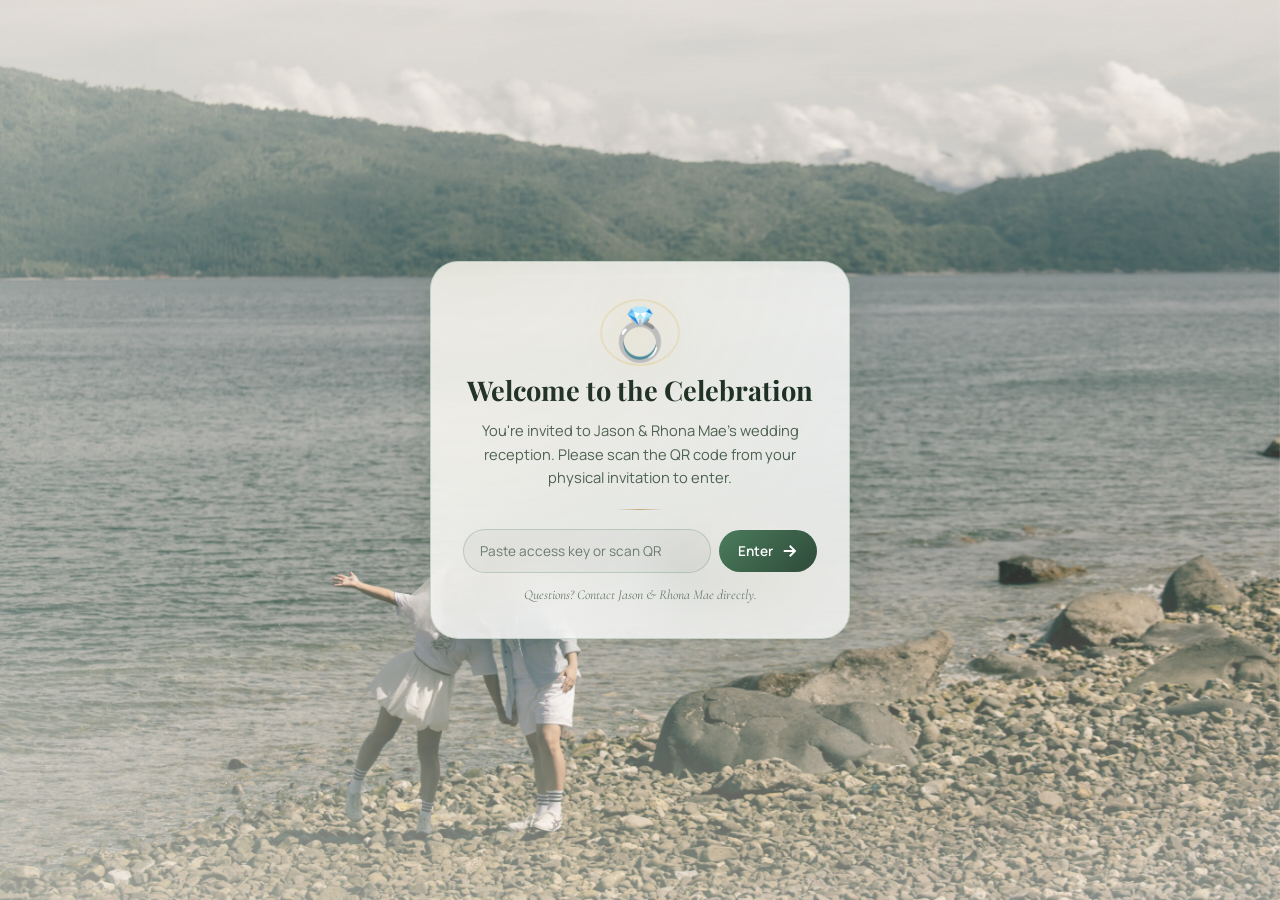
<file: reception/index.html>
<!DOCTYPE html>
<html lang="en">
  <head>
    <meta charset="UTF-8" />
    <meta name="viewport" content="width=device-width, initial-scale=1.0, viewport-fit=cover" />
    <meta name="theme-color" content="#1a2e23" />
    <meta name="description" content="Jason & Rhona Mae — reception seating, menu, and photo gallery." />
    <meta name="robots" content="noindex,nofollow" />
    <title>Reception | Jason & Rhona Mae</title>
    <link rel="preconnect" href="https://fonts.googleapis.com" />
    <link rel="preconnect" href="https://fonts.gstatic.com" crossorigin />
    <link
      href="https://fonts.googleapis.com/css2?family=Cormorant+Garamond:ital,wght@0,400;0,500;0,600;1,400&family=Manrope:wght@400;500;600;700&family=Playfair+Display:wght@500;600;700&display=swap"
      rel="stylesheet"
    />
    <link rel="stylesheet" href="./reception.css" />
  </head>
  <body>
    <!-- ===== REAL PHOTO BACKGROUND ===== -->
    <div class="rec-bg" aria-hidden="true">
      <img src="../images/hero-2.webp" alt="" class="rec-bg__img" />
      <div class="rec-bg__scrim"></div>
    </div>

    <!-- Canvas for ambient particles -->
    <canvas id="particle-canvas" class="particle-canvas" aria-hidden="true"></canvas>

    <!-- ===== LOCK SCREEN ===== -->
    <div class="rec-lock-overlay" id="rec-lock-overlay">
      <div class="rec-lock-card" id="rec-lock-card">
        <div class="rec-lock-glow" aria-hidden="true"></div>
        <div class="rec-lock-icon-wrap">
          <span class="rec-lock-icon" aria-hidden="true">💍</span>
          <span class="rec-lock-ring" aria-hidden="true"></span>
        </div>
        <h2 class="rec-lock-heading">Welcome to the Celebration</h2>
        <p class="rec-lock-text">You're invited to Jason &amp; Rhona Mae's wedding reception. Please scan the QR code from your physical invitation to enter.</p>
        <div class="rec-lock-divider" aria-hidden="true"></div>
        <div class="rec-lock-key-wrap">
          <input
            type="text"
            id="rec-lock-key-input"
            class="rec-lock-key-input"
            placeholder="Paste access key or scan QR"
            autocomplete="off"
            enterkeyhint="done"
          />
          <button type="button" class="rec-lock-enter-btn" id="rec-lock-enter-btn">
            <span>Enter</span>
            <svg viewBox="0 0 24 24" width="18" height="18" fill="none" stroke="currentColor" stroke-width="2.5">
              <path d="M5 12h14M13 5l7 7-7 7"/>
            </svg>
          </button>
        </div>
        <p class="rec-lock-error" id="rec-lock-error" hidden></p>
        <p class="rec-lock-hint">Questions? Contact Jason &amp; Rhona Mae directly.</p>
      </div>
    </div>

    <!-- ===== MAIN APP ===== -->
    <div class="reception-app" id="reception-app" hidden>
      <header class="reception-header" id="reception-header">
        <div class="reception-header__bg" aria-hidden="true"></div>
        <button type="button" class="reception-theme-toggle" id="theme-toggle" aria-label="Toggle theme">
          <span class="reception-theme-toggle__icon" aria-hidden="true">☀️</span>
        </button>
        <p class="reception-header__eyebrow">Jason &amp; Rhona Mae</p>
        <h1 class="reception-header__title">Reception</h1>
        <div class="reception-header__ornament" aria-hidden="true">
          <span class="reception-header__line"></span>
          <span class="reception-header__gem"></span>
          <span class="reception-header__line"></span>
        </div>
        <!-- Guest wall pill -->
        <div class="rec-guest-wall-pill" id="guest-wall-pill" hidden>
          <span class="rec-guest-wall-dot" aria-hidden="true"></span>
          <span id="guest-wall-count">0</span> guests checked in
        </div>
      </header>

      <main class="reception-main" id="reception-main">
        <!-- ===== TAB: Search ===== -->
        <section class="reception-panel is-active" id="panel-search" data-panel="search" aria-labelledby="tab-search">
          <div class="reception-panel__inner">
            <h2 class="reception-panel__heading">Find your seat</h2>
            <p class="reception-panel__lead">Your seat is shown only after you search your name.</p>
            
            <div class="reception-suggestion-pills" id="suggestion-pills"></div>

            <label class="reception-search">
              <span class="visually-hidden">Search guests</span>
              <input
                type="search"
                id="guest-search-input"
                class="reception-search__input"
                placeholder="Type your name..."
                autocomplete="name"
                enterkeyhint="search"
              />
              <span class="reception-search__icon" aria-hidden="true">
                <svg viewBox="0 0 24 24" width="18" height="18" fill="none" stroke="currentColor" stroke-width="2">
                  <circle cx="11" cy="11" r="8"/><path d="M21 21l-4.3-4.3"/>
                </svg>
              </span>
            </label>
            <p class="reception-status" id="guest-search-status" role="status" aria-live="polite"></p>
            <ul class="reception-results" id="guest-search-results"></ul>
          </div>
        </section>

        <!-- ===== TAB: Floor ===== -->
        <section class="reception-panel" id="panel-floor" data-panel="floor" hidden aria-labelledby="tab-floor">
          <div class="reception-panel__inner reception-panel__inner--floor">
            <div class="reception-floor-top">
              <h2 class="reception-panel__heading">Floor plan</h2>
              <button type="button" class="reception-floor-reset-btn" id="floor-reset-btn" aria-label="Reset view">
                <svg viewBox="0 0 24 24" width="16" height="16" fill="none" stroke="currentColor" stroke-width="2">
                  <path d="M3 12a9 9 0 1 0 9-9 9.75 9.75 0 0 0-6.74 2.74L3 8"/>
                  <path d="M3 3v5h5"/>
                </svg>
              </button>
            </div>
            <p class="reception-panel__lead">Pinch to zoom. Drag to pan. Tap a table for details.</p>
            <div class="reception-legend" id="floor-legend"></div>
            <div class="reception-floor-3d" id="floor-3d-container">
              <div class="reception-floor-wrap" id="floor-plan-viewport">
                <div class="reception-floor-stage" id="floor-plan-stage">
                  <div class="reception-floor__img-wrap">
                    <div class="reception-floor__room" id="floor-room">
                      <!-- Stage -->
                      <div class="rec-floor-marker rec-floor-marker--stage" data-marker="stage">
                        <div class="rec-floor-marker__label">Stage</div>
                      </div>
                      <!-- Tables -->
                      <div class="rec-floor-tables" id="floor-tables"></div>
                      <!-- Entrance -->
                      <div class="rec-floor-marker rec-floor-marker--entrance" data-marker="entrance">
                        <div class="rec-floor-marker__label">Entrance</div>
                      </div>
                      <!-- Bar -->
                      <div class="rec-floor-marker rec-floor-marker--bar" data-marker="bar">
                        <div class="rec-floor-marker__label">Buffet / Bar</div>
                      </div>
                    </div>
                  </div>
                  <div class="reception-floor__hotspots" id="floor-plan-hotspots" aria-hidden="true"></div>
                </div>
              </div>
            </div>
            <p class="reception-floor-hint" id="floor-highlight-hint" hidden></p>
          </div>
        </section>

        <!-- Table popup -->
        <div class="rec-table-popup" id="table-popup" hidden role="dialog" aria-label="Table details">
          <div class="rec-table-popup__backdrop" data-table-popup-close></div>
          <div class="rec-table-popup__card">
            <button type="button" class="rec-table-popup__close" data-table-popup-close aria-label="Close">&times;</button>
            <h3 class="rec-table-popup__title" id="table-popup-title"></h3>
            <ul class="rec-table-popup__list" id="table-popup-list"></ul>
          </div>
        </div>

        <!-- ===== TAB: Menu ===== -->
        <section class="reception-panel" id="panel-menu" data-panel="menu" hidden aria-labelledby="tab-menu">
          <div class="reception-panel__inner">
            <h2 class="reception-panel__heading">Tonight's menu</h2>
            <p class="reception-panel__lead">With love from our kitchen.</p>
            <div class="reception-menu-legend" id="menu-tag-legend"></div>
            <div class="reception-menu-filters" id="menu-filters">
              <button type="button" class="reception-menu-filter is-active" data-filter="all">All</button>
            </div>
            <div class="reception-menu" id="menu-root"></div>
          </div>
        </section>

        <!-- ===== TAB: Photos ===== -->
        <section class="reception-panel" id="panel-photos" data-panel="photos" hidden aria-labelledby="tab-photos">
          <div class="reception-panel__inner">
            <h2 class="reception-panel__heading">Live gallery</h2>
            <p class="reception-panel__lead">Share a moment from our celebration.</p>
            
            <div class="reception-upload-zone" id="upload-zone">
              <div class="reception-upload-zone__icon" aria-hidden="true">
                <svg viewBox="0 0 24 24" width="32" height="32" fill="none" stroke="currentColor" stroke-width="1.5">
                  <path d="M21 15v4a2 2 0 0 1-2 2H5a2 2 0 0 1-2-2v-4"/>
                  <polyline points="17 8 12 3 7 8"/>
                  <line x1="12" y1="3" x2="12" y2="15"/>
                </svg>
              </div>
              <p class="reception-upload-zone__text">Drop photos here or tap to upload</p>
              <p class="reception-upload-zone__hint">JPEG, PNG, or WebP · max 5MB each</p>
              <input
                type="file"
                id="photo-upload-input"
                class="reception-upload__input visually-hidden"
                accept="image/jpeg,image/png,image/webp,image/*"
                capture="environment"
                multiple
              />
              <button type="button" class="reception-btn reception-btn--primary" id="photo-upload-btn">
                <svg viewBox="0 0 24 24" width="16" height="16" fill="none" stroke="currentColor" stroke-width="2">
                  <path d="M21 15v4a2 2 0 0 1-2 2H5a2 2 0 0 1-2-2v-4"/>
                  <polyline points="17 8 12 3 7 8"/>
                  <line x1="12" y1="3" x2="12" y2="15"/>
                </svg>
                Select photos
              </button>
            </div>

            <p class="reception-status" id="photo-gallery-status" role="status" aria-live="polite"></p>
            <div class="reception-gallery-viewport" id="photo-gallery-wrap" hidden>
              <div class="reception-gallery-masonry" id="photo-gallery" aria-label="Guest photos"></div>
            </div>
          </div>
        </section>

        <!-- ===== TAB: Gifts ===== -->
        <section class="reception-panel" id="panel-gifts" data-panel="gifts" hidden aria-labelledby="tab-gifts">
          <div class="reception-panel__inner">
            <h2 class="reception-panel__heading">Wedding gifts</h2>
            <p class="reception-panel__lead">Your presence is our greatest gift. If you wish to give something more, here's how.</p>
            
            <div class="rec-gifts-card">
              <!-- Gift Box Animation -->
              <div class="rec-gift-box-wrap" id="gift-box-wrap">
                <button type="button" class="rec-gift-box" id="gift-box" aria-label="Open gift box">
                  <div class="rec-gift-box__lid" id="gift-box-lid">
                    <div class="rec-gift-box__ribbon rec-gift-box__ribbon--h"></div>
                    <div class="rec-gift-box__ribbon rec-gift-box__ribbon--v"></div>
                    <div class="rec-gift-box__bow" aria-hidden="true">🎀</div>
                  </div>
                  <div class="rec-gift-box__body">
                    <div class="rec-gift-box__ribbon rec-gift-box__ribbon--h"></div>
                    <div class="rec-gift-box__ribbon rec-gift-box__ribbon--v"></div>
                  </div>
                </button>
                <p class="rec-gift-box__cta">Tap the gift box to open</p>
              </div>

              <!-- Gift details (hidden until box is opened) -->
              <div class="rec-gifts-details-wrap" id="gifts-details" hidden>
                <div class="rec-gifts-cols">
                  <div class="rec-gifts-col">
                    <div class="rec-gifts-qr-wrap">
                      <div class="rec-gifts-qr-animated" aria-hidden="true">
                        <svg viewBox="0 0 100 100" class="rec-gifts-qr-svg">
                          <rect width="100" height="100" fill="none" stroke="currentColor" stroke-width="2" rx="4"/>
                          <g fill="currentColor" opacity="0.9">
                            <rect x="8" y="8" width="6" height="6"/>
                            <rect x="20" y="8" width="6" height="6"/>
                            <rect x="32" y="8" width="6" height="6"/>
                            <rect x="8" y="20" width="6" height="6"/>
                            <rect x="8" y="32" width="6" height="6"/>
                            <rect x="20" y="20" width="6" height="6"/>
                            <rect x="44" y="8" width="6" height="6"/>
                            <rect x="56" y="8" width="6" height="6"/>
                            <rect x="68" y="8" width="6" height="6"/>
                            <rect x="80" y="8" width="6" height="6"/>
                            <rect x="56" y="20" width="6" height="6"/>
                            <rect x="80" y="20" width="6" height="6"/>
                            <rect x="44" y="32" width="6" height="6"/>
                            <rect x="56" y="32" width="6" height="6"/>
                            <rect x="80" y="32" width="6" height="6"/>
                            <rect x="8" y="44" width="6" height="6"/>
                            <rect x="20" y="44" width="6" height="6"/>
                            <rect x="32" y="44" width="6" height="6"/>
                            <rect x="44" y="44" width="6" height="6"/>
                            <rect x="68" y="44" width="6" height="6"/>
                            <rect x="8" y="56" width="6" height="6"/>
                            <rect x="44" y="56" width="6" height="6"/>
                            <rect x="56" y="56" width="6" height="6"/>
                            <rect x="68" y="56" width="6" height="6"/>
                            <rect x="80" y="56" width="6" height="6"/>
                            <rect x="8" y="68" width="6" height="6"/>
                            <rect x="20" y="68" width="6" height="6"/>
                            <rect x="56" y="68" width="6" height="6"/>
                            <rect x="20" y="80" width="6" height="6"/>
                            <rect x="44" y="80" width="6" height="6"/>
                            <rect x="56" y="80" width="6" height="6"/>
                            <rect x="68" y="80" width="6" height="6"/>
                            <rect x="80" y="80" width="6" height="6"/>
                          </g>
                        </svg>
                      </div>
                    </div>
                    <div class="rec-gifts-details">
                      <h3 class="rec-gifts-details__title">GCash / PayMaya</h3>
                      <p class="rec-gifts-details__number animated-number" data-value="09123456789">0912 345 6789</p>
                      <p class="rec-gifts-details__name">Jason &amp; Rhona Mae Berber</p>
                    </div>
                  </div>
                  <div class="rec-gifts-col">
                    <div class="rec-gifts-qr-wrap">
                      <div class="rec-gifts-qr-animated" aria-hidden="true">
                        <svg viewBox="0 0 100 100" class="rec-gifts-qr-svg">
                          <rect width="100" height="100" fill="none" stroke="currentColor" stroke-width="2" rx="4"/>
                          <g fill="currentColor" opacity="0.9">
                            <rect x="8" y="8" width="6" height="6"/>
                            <rect x="20" y="8" width="6" height="6"/>
                            <rect x="32" y="8" width="6" height="6"/>
                            <rect x="8" y="20" width="6" height="6"/>
                            <rect x="20" y="32" width="6" height="6"/>
                            <rect x="32" y="32" width="6" height="6"/>
                            <rect x="44" y="8" width="6" height="6"/>
                            <rect x="56" y="8" width="6" height="6"/>
                            <rect x="68" y="8" width="6" height="6"/>
                            <rect x="44" y="20" width="6" height="6"/>
                            <rect x="56" y="20" width="6" height="6"/>
                            <rect x="80" y="8" width="6" height="6"/>
                            <rect x="80" y="20" width="6" height="6"/>
                            <rect x="68" y="32" width="6" height="6"/>
                            <rect x="80" y="32" width="6" height="6"/>
                            <rect x="8" y="44" width="6" height="6"/>
                            <rect x="20" y="44" width="6" height="6"/>
                            <rect x="32" y="44" width="6" height="6"/>
                            <rect x="68" y="44" width="6" height="6"/>
                            <rect x="8" y="56" width="6" height="6"/>
                            <rect x="32" y="56" width="6" height="6"/>
                            <rect x="44" y="56" width="6" height="6"/>
                            <rect x="56" y="56" width="6" height="6"/>
                            <rect x="68" y="56" width="6" height="6"/>
                            <rect x="80" y="56" width="6" height="6"/>
                            <rect x="20" y="68" width="6" height="6"/>
                            <rect x="32" y="68" width="6" height="6"/>
                            <rect x="44" y="68" width="6" height="6"/>
                            <rect x="68" y="68" width="6" height="6"/>
                            <rect x="80" y="68" width="6" height="6"/>
                            <rect x="8" y="80" width="6" height="6"/>
                            <rect x="20" y="80" width="6" height="6"/>
                            <rect x="44" y="80" width="6" height="6"/>
                            <rect x="56" y="80" width="6" height="6"/>
                          </g>
                        </svg>
                      </div>
                    </div>
                    <div class="rec-gifts-details">
                      <h3 class="rec-gifts-details__title">Bank Transfer</h3>
                      <p class="rec-gifts-details__number animated-number" data-value="1234567890123456">1234 5678 9012 3456</p>
                      <p class="rec-gifts-details__name">BDO · Jason Berber</p>
                    </div>
                  </div>
                </div>
                <p class="rec-gifts-thanks">Thank you for celebrating with us. Your love and generosity mean the world to us.</p>
              </div>
            </div>
          </div>
        </section>
      </main>

      <!-- ===== TAB BAR ===== -->
      <nav class="reception-tabs" aria-label="Reception sections">
        <div class="reception-tabs__indicator" id="tab-indicator" aria-hidden="true"></div>
        <button type="button" class="reception-tabs__btn is-active" id="tab-search" data-tab="search" aria-current="page">
          <span class="reception-tabs__icon" aria-hidden="true">
            <svg viewBox="0 0 24 24" width="18" height="18" fill="none" stroke="currentColor" stroke-width="2">
              <circle cx="11" cy="11" r="8"/><path d="M21 21l-4.3-4.3"/>
            </svg>
          </span>
          <span>Search</span>
        </button>
        <button type="button" class="reception-tabs__btn" id="tab-floor" data-tab="floor">
          <span class="reception-tabs__icon" aria-hidden="true">
            <svg viewBox="0 0 24 24" width="18" height="18" fill="none" stroke="currentColor" stroke-width="2">
              <rect x="3" y="3" width="7" height="7"/>
              <rect x="14" y="3" width="7" height="7"/>
              <rect x="14" y="14" width="7" height="7"/>
              <rect x="3" y="14" width="7" height="7"/>
            </svg>
          </span>
          <span>Floor</span>
        </button>
        <button type="button" class="reception-tabs__btn" id="tab-menu" data-tab="menu">
          <span class="reception-tabs__icon" aria-hidden="true">
            <svg viewBox="0 0 24 24" width="18" height="18" fill="none" stroke="currentColor" stroke-width="2">
              <path d="M12 2L2 7l10 5 10-5-10-5z"/><path d="M2 17l10 5 10-5"/><path d="M2 12l10 5 10-5"/>
            </svg>
          </span>
          <span>Menu</span>
        </button>
        <button type="button" class="reception-tabs__btn" id="tab-photos" data-tab="photos">
          <span class="reception-tabs__icon" aria-hidden="true">
            <svg viewBox="0 0 24 24" width="18" height="18" fill="none" stroke="currentColor" stroke-width="2">
              <rect x="3" y="3" width="18" height="18" rx="2" ry="2"/>
              <circle cx="8.5" cy="8.5" r="1.5"/>
              <polyline points="21 15 16 10 5 21"/>
            </svg>
          </span>
          <span>Photos</span>
        </button>
        <button type="button" class="reception-tabs__btn" id="tab-gifts" data-tab="gifts">
          <span class="reception-tabs__icon" aria-hidden="true">
            <svg viewBox="0 0 24 24" width="18" height="18" fill="none" stroke="currentColor" stroke-width="2">
              <polyline points="20 12 20 22 4 22 4 12"/>
              <rect x="2" y="7" width="20" height="5"/>
              <line x1="12" y1="22" x2="12" y2="7"/>
              <path d="M12 7H7.5a2.5 2.5 0 0 1 0-5C11 2 12 7 12 7z"/>
              <path d="M12 7h4.5a2.5 2.5 0 0 0 0-5C13 2 12 7 12 7z"/>
            </svg>
          </span>
          <span>Gifts</span>
        </button>
      </nav>
    </div>

    <!-- ===== Lightbox ===== -->
    <div
      class="reception-photo-lightbox"
      id="photo-lightbox"
      hidden
      role="dialog"
      aria-modal="true"
      aria-label="Photo viewer"
    >
      <div class="reception-photo-lightbox__backdrop" data-photo-lightbox-close tabindex="-1" aria-hidden="true"></div>
      <div class="reception-photo-lightbox__panel">
        <button type="button" class="reception-photo-lightbox__close" data-photo-lightbox-close aria-label="Close">
          <svg viewBox="0 0 24 24" width="24" height="24" fill="none" stroke="currentColor" stroke-width="2">
            <line x1="18" y1="6" x2="6" y2="18"/><line x1="6" y1="6" x2="18" y2="18"/>
          </svg>
        </button>
        <button
          type="button"
          class="reception-photo-lightbox__nav reception-photo-lightbox__nav--prev"
          data-photo-lightbox-prev
          aria-label="Previous photo"
        >
          <svg viewBox="0 0 24 24" width="20" height="20" fill="none" stroke="currentColor" stroke-width="2">
            <polyline points="15 18 9 12 15 6"/>
          </svg>
        </button>
        <figure class="reception-photo-lightbox__figure">
          <div class="reception-photo-lightbox__img-wrap">
            <img class="reception-photo-lightbox__img" alt="Guest photo" decoding="async" />
          </div>
          <div class="reception-photo-lightbox__reactions">
            <button type="button" class="rec-photo-like-btn" id="photo-like-btn" aria-label="Like this photo">
              <svg viewBox="0 0 24 24" width="20" height="20" fill="none" stroke="currentColor" stroke-width="2">
                <path d="M20.84 4.61a5.5 5.5 0 0 0-7.78 0L12 5.67l-1.06-1.06a5.5 5.5 0 0 0-7.78 7.78l1.06 1.06L12 21.23l7.78-7.78 1.06-1.06a5.5 5.5 0 0 0 0-7.78z"/>
              </svg>
            </button>
          </div>
        </figure>
        <p class="reception-photo-lightbox__count" id="photo-lightbox-count" aria-live="polite"></p>
      </div>
      <button
        type="button"
        class="reception-photo-lightbox__nav reception-photo-lightbox__nav--next"
        data-photo-lightbox-next
        aria-label="Next photo"
      >
        <svg viewBox="0 0 24 24" width="20" height="20" fill="none" stroke="currentColor" stroke-width="2">
          <polyline points="9 18 15 12 9 6"/>
        </svg>
      </button>
    </div>

    <!-- ===== Toast ===== -->
    <div class="reception-toast" id="reception-toast" role="status" aria-live="polite" hidden></div>

    <!-- ===== Confetti Canvas ===== -->
    <canvas id="confetti-canvas" class="confetti-canvas" aria-hidden="true" hidden></canvas>

    <script src="./reception.js"></script>
  </body>
</html>
</file>
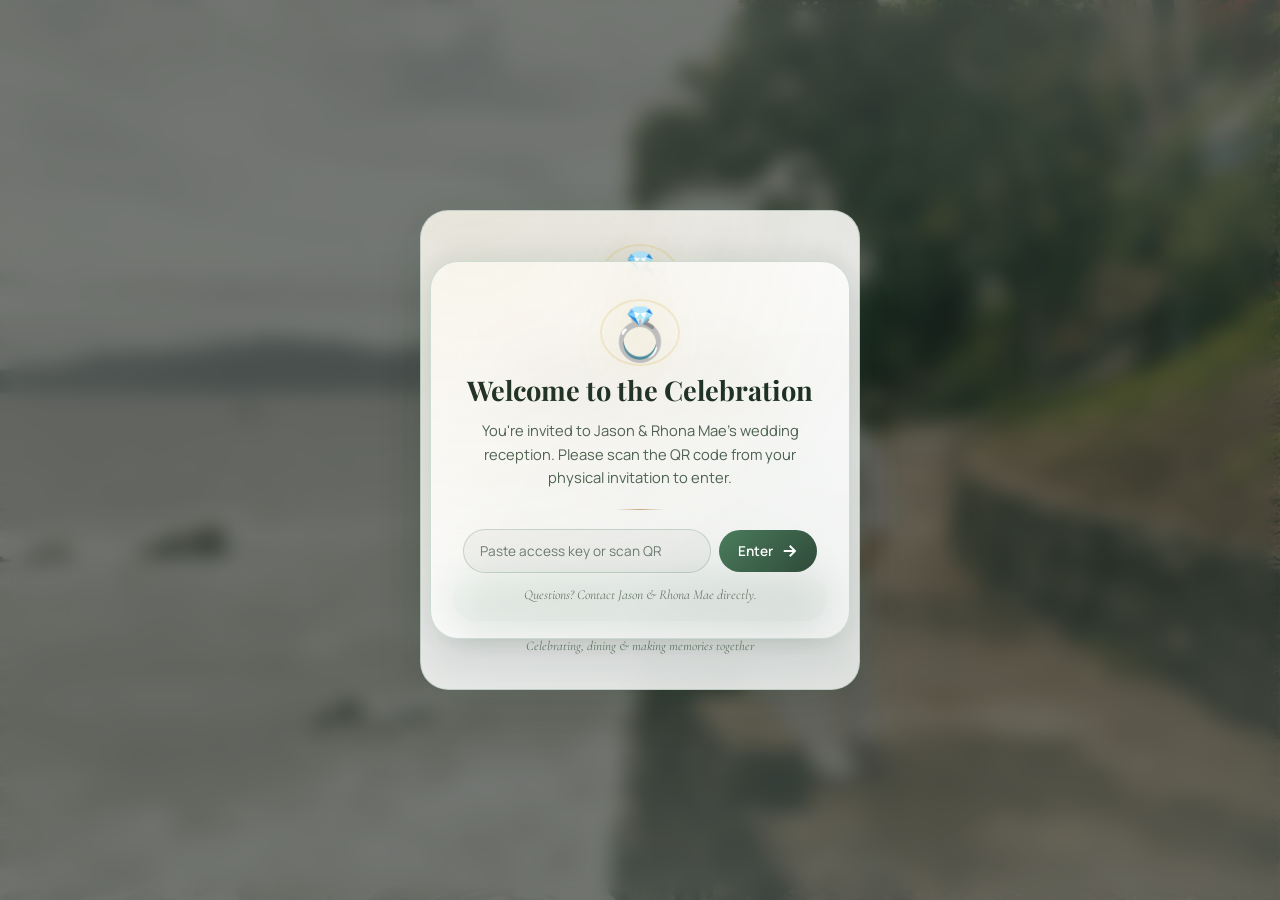
<file: reception/app.html>
<!DOCTYPE html>
<html lang="en" class="reception-boot" data-theme="light">
  <head>
    <meta charset="UTF-8" />
    <meta name="viewport" content="width=device-width, initial-scale=1.0, viewport-fit=cover" />
    <meta name="theme-color" content="#f0ece4" />
    <meta name="color-scheme" content="light" />
    <meta name="description" content="Jason & Rhona Mae — reception seating, menu, and photo gallery." />
    <meta name="robots" content="noindex,nofollow" />
    <title>Reception | Jason & Rhona Mae</title>
    <style>
      /* Critical first-paint guard: welcome must win before external CSS/JS load. */
      html.reception-boot,
      html.reception-boot body { background: #f0ece4; }
      html.reception-boot #reception-app { display: none !important; visibility: hidden !important; }
      html.reception-boot #rec-lock-overlay { visibility: hidden; }
      html.reception-boot #rec-welcome-overlay {
        position: fixed; inset: 0; z-index: 10000; display: flex;
        align-items: center; justify-content: center;
        background: #f0ece4; opacity: 1;
      }
    </style>
    <link rel="preconnect" href="https://fonts.googleapis.com" />
    <link rel="preconnect" href="https://fonts.gstatic.com" crossorigin />
    <link
      href="https://fonts.googleapis.com/css2?family=Cormorant+Garamond:ital,wght@0,400;0,500;0,600;1,400&family=Manrope:wght@400;500;600;700&family=Playfair+Display:wght@500;600;700&display=swap"
      rel="stylesheet"
    />
    <link rel="stylesheet" href="./reception.css?v=gift-align-1" />
  </head>
  <body>
    <!-- ===== REAL PHOTO BACKGROUND ===== -->
    <div class="rec-bg" aria-hidden="true">
      <img src="../images/hero-1.webp" alt="" class="rec-bg__img" />
      <div class="rec-bg__scrim"></div>
    </div>

    <!-- Canvas for ambient particles -->
    <canvas id="particle-canvas" class="particle-canvas" aria-hidden="true"></canvas>

    <!-- ===== LOCK SCREEN ===== -->
    <div class="rec-lock-overlay is-verifying" id="rec-lock-overlay">
      <div class="rec-lock-card" id="rec-lock-card">
        <div class="rec-lock-glow" aria-hidden="true"></div>
        <div class="rec-lock-icon-wrap">
          <span class="rec-lock-icon" aria-hidden="true">💍</span>
          <span class="rec-lock-ring" aria-hidden="true"></span>
        </div>
        <h2 class="rec-lock-heading">Welcome to the Celebration</h2>
        <p class="rec-lock-text">You're invited to Jason &amp; Rhona Mae's wedding reception. Please scan the QR code from your physical invitation to enter.</p>
        <div class="rec-lock-divider" aria-hidden="true"></div>
        <div class="rec-lock-key-wrap">
          <input
            type="text"
            id="rec-lock-key-input"
            class="rec-lock-key-input"
            placeholder="Paste access key or scan QR"
            autocomplete="off"
            enterkeyhint="done"
          />
          <button type="button" class="rec-lock-enter-btn" id="rec-lock-enter-btn">
            <span>Enter</span>
            <svg viewBox="0 0 24 24" width="18" height="18" fill="none" stroke="currentColor" stroke-width="2.5">
              <path d="M5 12h14M13 5l7 7-7 7"/>
            </svg>
          </button>
        </div>
        <p class="rec-lock-error" id="rec-lock-error" hidden></p>
        <p class="rec-lock-hint">Questions? Contact Jason &amp; Rhona Mae directly.</p>
      </div>
    </div>

    <!-- ===== WELCOME SCREEN (shown after QR unlock) ===== -->
    <div class="rec-welcome-overlay" id="rec-welcome-overlay" role="dialog" aria-modal="true" aria-label="Welcome">
      <div class="rec-welcome-card" id="rec-welcome-card">
        <div class="rec-welcome-glow" aria-hidden="true"></div>
        <div class="rec-lock-icon-wrap">
          <span class="rec-lock-icon" aria-hidden="true">💍</span>
          <span class="rec-lock-ring" aria-hidden="true"></span>
        </div>
        <p class="rec-welcome-eyebrow">Jason &amp; Rhona Mae</p>
        <h2 class="rec-welcome-heading">Welcome to Our Wedding Reception</h2>
        <div class="rec-welcome-ornament" aria-hidden="true">
          <span class="rec-welcome-line"></span>
          <span class="rec-welcome-gem"></span>
          <span class="rec-welcome-line"></span>
        </div>
        <p class="rec-welcome-text">We're so happy you're here to celebrate this special day with us.</p>
        <p class="rec-welcome-text">Before finding your seat, join the fun and choose your team for tonight's celebration.</p>
        <button type="button" class="reception-btn reception-btn--primary rec-welcome-cta" id="rec-welcome-cta">
          <span>Continue</span>
          <svg viewBox="0 0 24 24" width="18" height="18" fill="none" stroke="currentColor" stroke-width="2">
            <path d="M5 12h14M13 5l7 7-7 7"/>
          </svg>
        </button>
        <p class="rec-welcome-hint" id="rec-welcome-hint">Celebrating, dining &amp; making memories together</p>
      </div>
    </div>

    <!-- ===== TEAM BRIDE / TEAM GROOM VOTE ===== -->
    <div class="rec-vote-overlay" id="rec-vote-overlay" role="dialog" aria-modal="true" aria-labelledby="rec-vote-heading" hidden>
      <div class="rec-vote-card">
        <p class="rec-welcome-eyebrow">Pick your side</p>
        <h2 class="rec-welcome-heading" id="rec-vote-heading">Team Bride or Team Groom?</h2>
        <p class="rec-vote-intro" id="rec-vote-intro">Choose carefully—your first vote is final on this phone.</p>

        <div class="rec-vote-options" id="rec-vote-options">
          <button type="button" class="rec-team-card rec-team-card--bride" data-vote-team="bride">
            <span class="rec-team-card__icon" aria-hidden="true">👰</span>
            <span class="rec-team-card__label">Team Bride</span>
          </button>
          <button type="button" class="rec-team-card rec-team-card--groom" data-vote-team="groom">
            <span class="rec-team-card__icon" aria-hidden="true">🤵</span>
            <span class="rec-team-card__label">Team Groom</span>
          </button>
        </div>

        <p class="rec-vote-status" id="rec-vote-status" role="status" aria-live="polite"></p>

        <div class="rec-vote-results" id="rec-vote-results" hidden>
          <div class="rec-vote-score">
            <span>Team Bride <strong id="rec-vote-bride-count">0</strong></span>
            <span>Team Groom <strong id="rec-vote-groom-count">0</strong></span>
          </div>
          <div class="rec-vote-bar" aria-hidden="true">
            <span class="rec-vote-bar__bride" id="rec-vote-bride-bar"></span>
            <span class="rec-vote-bar__groom" id="rec-vote-groom-bar"></span>
          </div>
          <p class="rec-vote-total"><strong id="rec-vote-total">0</strong> total votes</p>
          <button type="button" class="reception-btn reception-btn--primary rec-vote-continue" id="rec-vote-continue">
            Find my seat
          </button>
        </div>
      </div>
    </div>

    <!-- ===== MAIN APP ===== -->
    <div class="reception-app" id="reception-app" hidden aria-hidden="true">
      <header class="reception-header" id="reception-header">
        <div class="reception-header__bg" aria-hidden="true"></div>
        <p class="reception-header__eyebrow">Jason &amp; Rhona Mae</p>
        <h1 class="reception-header__title">Reception</h1>
        <div class="reception-header__ornament" aria-hidden="true">
          <span class="reception-header__line"></span>
          <span class="reception-header__gem"></span>
          <span class="reception-header__line"></span>
        </div>
      </header>

      <main class="reception-main" id="reception-main">
        <!-- ===== TAB: Search ===== -->
        <section class="reception-panel is-active" id="panel-search" data-panel="search" aria-labelledby="tab-search">
          <div class="reception-panel__inner">
            <h2 class="reception-panel__heading">Find your seat</h2>
            <p class="reception-panel__lead">Your seat is shown only after you search your name.</p>
            
            <div class="reception-suggestion-pills" id="suggestion-pills"></div>

            <label class="reception-search">
              <span class="visually-hidden">Search guests</span>
              <input
                type="search"
                id="guest-search-input"
                class="reception-search__input"
                placeholder="Type your name..."
                autocomplete="name"
                enterkeyhint="search"
              />
              <span class="reception-search__icon" aria-hidden="true">
                <svg viewBox="0 0 24 24" width="18" height="18" fill="none" stroke="currentColor" stroke-width="2">
                  <circle cx="11" cy="11" r="8"/><path d="M21 21l-4.3-4.3"/>
                </svg>
              </span>
            </label>
            <p class="reception-status" id="guest-search-status" role="status" aria-live="polite"></p>
            <ul class="reception-results" id="guest-search-results"></ul>
          </div>
        </section>

        <!-- ===== TAB: Floor ===== -->
        <section class="reception-panel" id="panel-floor" data-panel="floor" hidden aria-labelledby="tab-floor">
          <div class="reception-panel__inner reception-panel__inner--floor">
            <div class="reception-floor-top">
              <h2 class="reception-panel__heading">Floor plan</h2>
            </div>
            <p class="reception-panel__lead">Official Alta Terra Tagaytay layout. Search your name to find your seat, tap a table to see who is sitting there, or tap the plan to zoom.</p>
            <div class="reception-legend" id="floor-legend"></div>
            <div class="reception-floor-3d" id="floor-3d-container">
              <div class="reception-floor-wrap" id="floor-plan-viewport">
                <div class="reception-floor-stage" id="floor-plan-stage">
                  <div class="reception-floor__img-wrap">
                    <div class="reception-floor__room" id="floor-room">
                      <img
                        class="reception-floor__plan-img"
                        src="./assets/alta-terra-floor-plan.png"
                        alt="Alta Terra Tagaytay reception floor layout"
                        draggable="false"
                      />
                      <div class="rec-floor-tables" id="floor-tables"></div>
                      <div class="rec-floor-seat-pin" id="floor-seat-pin" hidden>
                        <span class="rec-floor-seat-pin__label">Your seat is here</span>
                        <span class="rec-floor-seat-pin__arrow" aria-hidden="true"></span>
                      </div>
                    </div>
                  </div>
                  <div class="reception-floor__hotspots" id="floor-plan-hotspots" aria-hidden="true"></div>
                </div>
                <button type="button" class="reception-floor-zoom-btn" id="floor-zoom-btn">
                  Tap to zoom
                </button>
              </div>
            </div>
            <p class="reception-floor-hint" id="floor-highlight-hint" hidden></p>
          </div>
        </section>

        <!-- Table popup -->
        <div class="rec-table-popup" id="table-popup" hidden role="dialog" aria-label="Table details">
          <div class="rec-table-popup__backdrop" data-table-popup-close></div>
          <div class="rec-table-popup__card">
            <button type="button" class="rec-table-popup__close" data-table-popup-close aria-label="Close">&times;</button>
            <h3 class="rec-table-popup__title" id="table-popup-title"></h3>
            <ul class="rec-table-popup__list" id="table-popup-list"></ul>
          </div>
        </div>

        <div class="rec-gift-qr-zoom" id="gift-qr-zoom" hidden role="dialog" aria-modal="true" aria-label="Gift QR code">
          <div class="rec-gift-qr-zoom__backdrop" data-gift-qr-close></div>
          <div class="rec-gift-qr-zoom__panel">
            <button type="button" class="rec-gift-qr-zoom__close" data-gift-qr-close aria-label="Close QR">&times;</button>
            <img class="rec-gift-qr-zoom__img" id="gift-qr-zoom-img" alt="Gift QR code">
            <button type="button" class="rec-gift-qr-zoom__download" id="gift-qr-zoom-download">Download QR</button>
          </div>
        </div>

        <!-- Floor plan zoom -->
        <div class="rec-floor-zoom" id="floor-zoom-lightbox" hidden role="dialog" aria-modal="true" aria-label="Zoomed floor plan">
          <div class="rec-floor-zoom__backdrop" data-floor-zoom-close></div>
          <button type="button" class="rec-floor-zoom__close" data-floor-zoom-close aria-label="Close zoomed floor plan">&times;</button>
          <div class="rec-floor-zoom__viewport" id="floor-zoom-viewport">
            <img
              class="rec-floor-zoom__img"
              id="floor-zoom-img"
              src="./assets/alta-terra-floor-plan.png"
              alt="Alta Terra Tagaytay reception floor layout"
              draggable="false"
            />
          </div>
          <p class="rec-floor-zoom__hint">Pinch or double-tap to zoom · drag to move</p>
        </div>

        <!-- ===== TAB: Menu ===== -->
        <section class="reception-panel" id="panel-menu" data-panel="menu" hidden aria-labelledby="tab-menu">
          <div class="reception-panel__inner">
            <h2 class="reception-panel__heading">Tonight's menu</h2>
            <p class="reception-panel__lead">With love from our kitchen.</p>
            <div class="reception-menu-legend" id="menu-tag-legend"></div>
            <div class="reception-menu-filters" id="menu-filters">
              <button type="button" class="reception-menu-filter is-active" data-filter="all">All</button>
            </div>
            <div class="reception-menu" id="menu-root"></div>
          </div>
        </section>

        <!-- ===== TAB: Photos (Google Photos album — local failover lives in admin) ===== -->
        <section class="reception-panel" id="panel-photos" data-panel="photos" hidden aria-labelledby="tab-photos">
          <div class="reception-panel__inner reception-panel__inner--album">
            <div class="rec-album">
              <div class="rec-album__copy">
                <p class="rec-album__kicker">Our shared album</p>
                <h2 class="rec-album__title">Every angle tells our story</h2>
                <p class="rec-album__lead">Whether it&rsquo;s a candid laugh, a dance-floor favorite, or a quiet moment in between, we&rsquo;d love to see the day through your eyes.</p>
                <ol class="rec-album__steps">
                  <li>
                    <span class="rec-album__step-num">01</span>
                    <div>
                      <p class="rec-album__step-title">Open the album</p>
                      <p class="rec-album__step-text">Tap the button or scan the QR code.</p>
                    </div>
                  </li>
                  <li>
                    <span class="rec-album__step-num">02</span>
                    <div>
                      <p class="rec-album__step-title">Join in Google Photos</p>
                      <p class="rec-album__step-text">Sign in and select &ldquo;Join&rdquo; if prompted.</p>
                    </div>
                  </li>
                  <li>
                    <span class="rec-album__step-num">03</span>
                    <div>
                      <p class="rec-album__step-title">Add your favorites</p>
                      <p class="rec-album__step-text">Choose the photos and videos you&rsquo;d like to share.</p>
                    </div>
                  </li>
                </ol>
              </div>
              <aside class="rec-album__card">
                <img
                  class="rec-album__qr"
                  src="./assets/google-photos-album-qr.png"
                  width="480"
                  height="480"
                  alt="QR code for the Berbers Wedding Google Photos album"
                />
                <p class="rec-album__scan-title">Scan to share</p>
                <p class="rec-album__scan-hint">Point your phone&rsquo;s camera at the code</p>
                <a
                  class="rec-album__open"
                  href="https://photos.app.goo.gl/LyebvyWMcerYSJmR6"
                  target="_blank"
                  rel="noopener noreferrer"
                >Open album instead</a>
              </aside>
            </div>

            <section class="rec-moments" aria-labelledby="rec-moments-heading">
              <div class="rec-moments__header">
                <div class="rec-moments__intro">
                  <p class="rec-moments__kicker">A glimpse of us</p>
                  <h2 class="rec-moments__title" id="rec-moments-heading">Our moments</h2>
                </div>
                <p class="rec-moments__status" id="rec-moments-status" hidden>
                  <span class="rec-moments__dot" aria-hidden="true"></span>
                  Showing photos shared by guests in Google Photos.
                </p>
              </div>
              <div class="rec-moments__grid" id="rec-moments-grid" aria-live="polite"></div>
              <div class="rec-moments__live" id="rec-moments-live" hidden>
                <div class="rec-photo-marquee rec-moments__marquee" aria-label="Live guest photos">
                  <div class="rec-photo-marquee__track" id="rec-moments-marquee"></div>
                </div>
              </div>
              <p class="rec-moments__empty" id="rec-moments-empty" hidden>Be the first to add a photo to the album.</p>
              <div class="rec-moments__actions">
                <a
                  class="rec-moments__album"
                  href="https://photos.app.goo.gl/LyebvyWMcerYSJmR6"
                  target="_blank"
                  rel="noopener noreferrer"
                >
                  View full album
                  <svg viewBox="0 0 16 16" width="14" height="14" aria-hidden="true" fill="none" stroke="currentColor" stroke-width="1.7" stroke-linecap="round" stroke-linejoin="round">
                    <path d="M4.5 11.5 11.5 4.5" />
                    <path d="M6 4.5h5.5V10" />
                  </svg>
                </a>
                <a
                  class="rec-moments__add"
                  href="https://photos.app.goo.gl/LyebvyWMcerYSJmR6"
                  target="_blank"
                  rel="noopener noreferrer"
                >Add more photos</a>
              </div>
            </section>
          </div>
        </section>

        <!-- ===== TAB: Messages (private notes for the couple) ===== -->
        <section class="reception-panel" id="panel-messages" data-panel="messages" hidden aria-labelledby="tab-messages">
          <div class="reception-panel__inner">
            <h2 class="reception-panel__heading">Message for the couple</h2>
            <p class="reception-panel__lead">Leave a private note for Jason &amp; Rhona Mae. Only they can read it.</p>

            <form class="rec-message-form" id="couple-message-form" novalidate>
              <label class="rec-message-field" for="couple-message-name">
                <span>Your name</span>
                <input
                  type="text"
                  id="couple-message-name"
                  name="guest_name"
                  maxlength="128"
                  autocomplete="name"
                  required
                  placeholder="e.g. Maria Santos"
                />
              </label>
              <label class="rec-message-field" for="couple-message-body">
                <span>Your message</span>
                <textarea
                  id="couple-message-body"
                  name="message"
                  maxlength="1000"
                  rows="5"
                  required
                  placeholder="Write your wishes for the newlyweds…"
                ></textarea>
              </label>
              <p class="rec-message-hint" id="couple-message-count" aria-live="polite">0 / 1000</p>
              <button type="submit" class="reception-btn reception-btn--primary" id="couple-message-submit">
                Send to the couple
              </button>
              <p class="reception-status" id="couple-message-status" role="status" aria-live="polite"></p>
            </form>
          </div>
        </section>

        <!-- ===== TAB: Gifts ===== -->
        <section class="reception-panel" id="panel-gifts" data-panel="gifts" hidden aria-labelledby="tab-gifts">
          <div class="reception-panel__inner">
            <h2 class="reception-panel__heading">Wedding gifts</h2>
            <p class="reception-panel__lead">Your presence is our greatest gift. If you wish to give something more, here's how.</p>
            
            <div class="rec-gifts-card">
              <!-- Gift Box Animation -->
              <div class="rec-gift-box-wrap" id="gift-box-wrap">
                <button type="button" class="rec-gift-box" id="gift-box" aria-label="Open gift box">
                  <div class="rec-gift-box__lid" id="gift-box-lid">
                    <div class="rec-gift-box__ribbon rec-gift-box__ribbon--h"></div>
                    <div class="rec-gift-box__ribbon rec-gift-box__ribbon--v"></div>
                    <div class="rec-gift-box__bow" aria-hidden="true">🎀</div>
                  </div>
                  <div class="rec-gift-box__body">
                    <div class="rec-gift-box__ribbon rec-gift-box__ribbon--h"></div>
                    <div class="rec-gift-box__ribbon rec-gift-box__ribbon--v"></div>
                  </div>
                </button>
                <p class="rec-gift-box__cta">Tap the gift box to open</p>
              </div>

              <!-- Gift details (hidden until box is opened) -->
              <div class="rec-gifts-details-wrap" id="gifts-details" hidden>
                <div class="rec-gifts-cols" id="gifts-methods"></div>
                <p class="rec-gifts-thanks" id="gifts-thanks">Thank you for celebrating with us. Your love and generosity mean the world to us.</p>
              </div>
            </div>
          </div>
        </section>
      </main>

      <!-- ===== TAB BAR ===== -->
      <nav class="reception-tabs" aria-label="Reception sections">
        <div class="reception-tabs__indicator" id="tab-indicator" aria-hidden="true"></div>
        <button type="button" class="reception-tabs__btn is-active" id="tab-search" data-tab="search" aria-current="page">
          <span class="reception-tabs__icon" aria-hidden="true">
            <svg viewBox="0 0 24 24" width="18" height="18" fill="none" stroke="currentColor" stroke-width="2">
              <circle cx="11" cy="11" r="8"/><path d="M21 21l-4.3-4.3"/>
            </svg>
          </span>
          <span>Search</span>
        </button>
        <button type="button" class="reception-tabs__btn" id="tab-floor" data-tab="floor">
          <span class="reception-tabs__icon" aria-hidden="true">
            <svg viewBox="0 0 24 24" width="18" height="18" fill="none" stroke="currentColor" stroke-width="2">
              <rect x="3" y="3" width="7" height="7"/>
              <rect x="14" y="3" width="7" height="7"/>
              <rect x="14" y="14" width="7" height="7"/>
              <rect x="3" y="14" width="7" height="7"/>
            </svg>
          </span>
          <span>Floor</span>
        </button>
        <button type="button" class="reception-tabs__btn" id="tab-menu" data-tab="menu">
          <span class="reception-tabs__icon" aria-hidden="true">
            <svg viewBox="0 0 24 24" width="18" height="18" fill="none" stroke="currentColor" stroke-width="2">
              <path d="M12 2L2 7l10 5 10-5-10-5z"/><path d="M2 17l10 5 10-5"/><path d="M2 12l10 5 10-5"/>
            </svg>
          </span>
          <span>Menu</span>
        </button>
        <button type="button" class="reception-tabs__btn" id="tab-photos" data-tab="photos">
          <span class="reception-tabs__icon" aria-hidden="true">
            <svg viewBox="0 0 24 24" width="18" height="18" fill="none" stroke="currentColor" stroke-width="2">
              <rect x="3" y="3" width="18" height="18" rx="2" ry="2"/>
              <circle cx="8.5" cy="8.5" r="1.5"/>
              <polyline points="21 15 16 10 5 21"/>
            </svg>
          </span>
          <span>Photos</span>
        </button>
        <button type="button" class="reception-tabs__btn" id="tab-messages" data-tab="messages">
          <span class="reception-tabs__icon" aria-hidden="true">
            <svg viewBox="0 0 24 24" width="18" height="18" fill="none" stroke="currentColor" stroke-width="2">
              <path d="M21 15a2 2 0 0 1-2 2H7l-4 4V5a2 2 0 0 1 2-2h14a2 2 0 0 1 2 2z"/>
            </svg>
          </span>
          <span>Notes</span>
        </button>
        <button type="button" class="reception-tabs__btn" id="tab-gifts" data-tab="gifts">
          <span class="reception-tabs__icon" aria-hidden="true">
            <svg viewBox="0 0 24 24" width="18" height="18" fill="none" stroke="currentColor" stroke-width="2">
              <polyline points="20 12 20 22 4 22 4 12"/>
              <rect x="2" y="7" width="20" height="5"/>
              <line x1="12" y1="22" x2="12" y2="7"/>
              <path d="M12 7H7.5a2.5 2.5 0 0 1 0-5C11 2 12 7 12 7z"/>
              <path d="M12 7h4.5a2.5 2.5 0 0 0 0-5C13 2 12 7 12 7z"/>
            </svg>
          </span>
          <span>Gifts</span>
        </button>
      </nav>
    </div>

    <!-- ===== Toast ===== -->
    <div class="reception-toast" id="reception-toast" role="status" aria-live="polite" hidden></div>

    <!-- ===== Confetti Canvas ===== -->
    <canvas id="confetti-canvas" class="confetti-canvas" aria-hidden="true" hidden></canvas>

    <script src="./reception.js?v=gift-align-1"></script>
  </body>
</html>
</file>
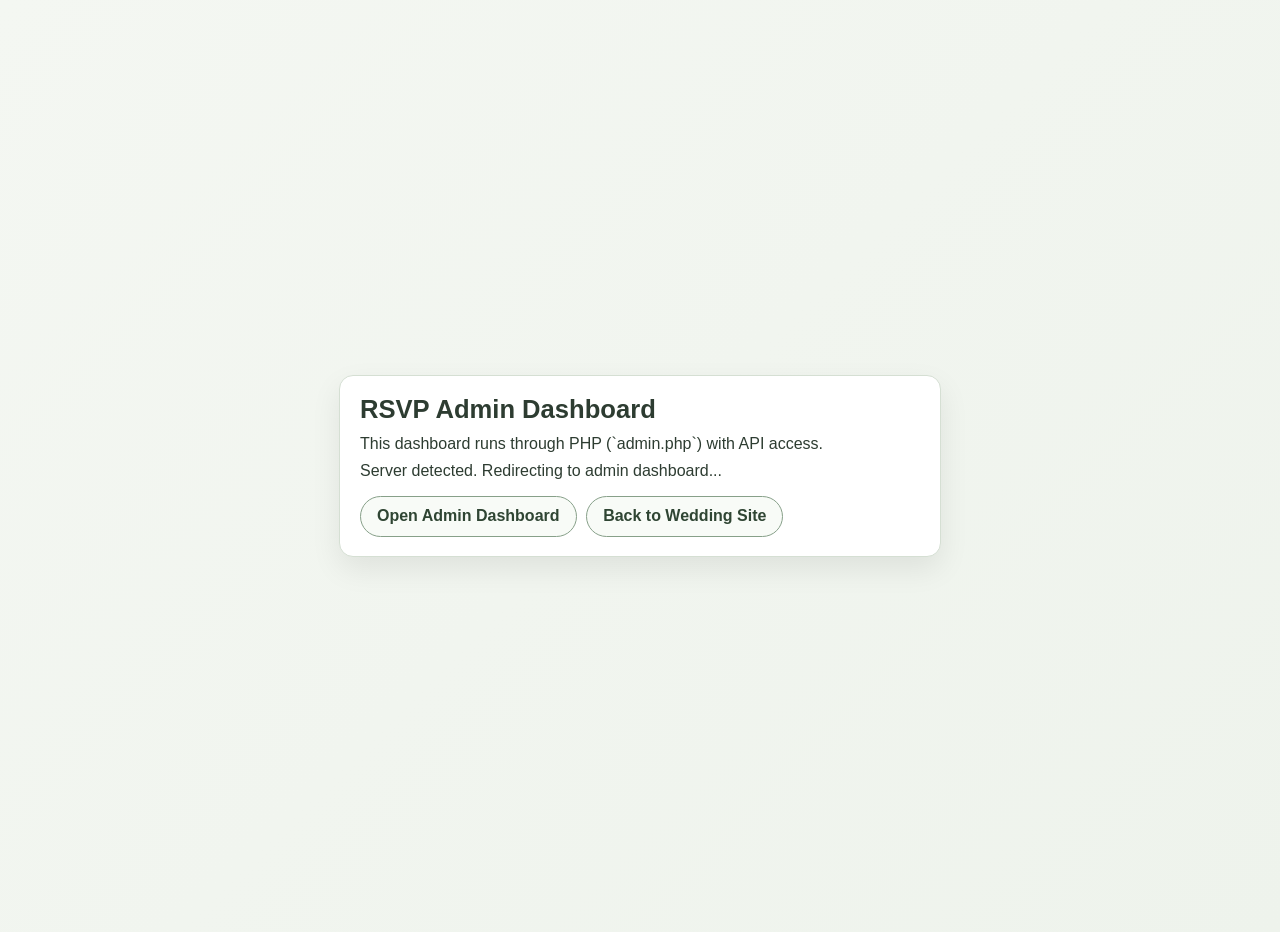
<file: rsvp/admin.html>
<!DOCTYPE html>
<html lang="en">
  <head>
    <meta charset="UTF-8" />
    <meta name="viewport" content="width=device-width, initial-scale=1.0" />
    <title>RSVP Admin Access</title>
    <style>
      body {
        margin: 0;
        min-height: 100vh;
        display: grid;
        place-items: center;
        font-family: "Segoe UI", Tahoma, Geneva, Verdana, sans-serif;
        background: linear-gradient(135deg, #f4f7f2 0%, #eef3ec 100%);
        color: #2d3c31;
        padding: 1rem;
      }
      .card {
        width: min(560px, 100%);
        background: #fff;
        border: 1px solid #d5dfd3;
        border-radius: 14px;
        padding: 1.2rem 1.25rem;
        box-shadow: 0 12px 30px rgba(0, 0, 0, 0.08);
      }
      h1 {
        margin: 0 0 0.7rem;
        font-size: 1.6rem;
      }
      p {
        margin: 0.55rem 0;
      }
      .actions {
        margin-top: 1rem;
        display: flex;
        gap: 0.6rem;
        flex-wrap: wrap;
      }
      .btn {
        text-decoration: none;
        padding: 0.65rem 1rem;
        border-radius: 999px;
        border: 1px solid #87a089;
        color: #2f4533;
        background: #f8fbf7;
        font-weight: 600;
      }
    </style>
  </head>
  <body>
    <div class="card">
      <h1>RSVP Admin Dashboard</h1>
      <p>This dashboard runs through PHP (`admin.php`) with API access.</p>
      <p id="status">Checking environment...</p>
      <div class="actions">
<a class="btn" href="./admin.php">Open Admin Dashboard</a>
        <a class="btn" href="../index.html">Back to Wedding Site</a>
      </div>
    </div>
    <script>
      const statusEl = document.getElementById("status");
      if (window.location.protocol === "file:") {
        statusEl.textContent =
          "You are viewing files directly. Please run this project on a PHP server to use the admin dashboard.";
      } else {
        statusEl.textContent = "Server detected. Redirecting to admin dashboard...";
        setTimeout(() => {
          window.location.replace("./admin.php");
        }, 300);
      }
    </script>
  </body>
</html>
</file>
<file: reception/reception.css>
/* ═══════════════════════════════════════════
   RECEPTION — MODERN REDESIGN
   Jason & Rhona Mae
   ═══════════════════════════════════════════ */

/* ── Design Tokens ── */
:root {
  /* Core palette — light reception theme */
  --rec-bg: #f0ece4;
  --rec-surface: #ffffff;
  --rec-surface-2: #f7f4ef;
  --rec-text: #1a2e23;
  --rec-text-secondary: #4a5f50;
  --rec-muted: #6b7a6f;
  /* Sage Green — MAIN color */
  --rec-accent: #4a7c5c;
  --rec-accent-light: #5d8b6e;
  --rec-sage: #6b8c78;
  --rec-sage-deep: #2f4a39;
  --rec-sage-envelope: #4a6b56;
  /* Blush Pink — secondary accent */
  --rec-blush: #e8c4d0;
  --rec-blush-deep: #d4a5b4;
  --rec-gold-soft: #c9a87c;
  --rec-gold: #d4af47;
  --rec-gold-light: #e8ca7a;
  --rec-border: rgba(74, 124, 92, 0.15);
  --rec-border-accent: rgba(74, 124, 92, 0.25);
  --rec-shadow: 0 8px 32px rgba(26, 46, 35, 0.08);
  --rec-shadow-card: 0 16px 48px rgba(26, 46, 35, 0.1);
  --rec-shadow-glow: 0 0 30px rgba(74, 124, 92, 0.08);

  /* Sizing */
  --rec-tabs-h: calc(3.8rem + env(safe-area-inset-bottom, 0px));
  --rec-header-h: 5.5rem;
  --rec-radius: 18px;
  --rec-radius-sm: 12px;
  --rec-radius-xs: 8px;

  /* Typography */
  --rec-font-display: "Playfair Display", Georgia, "Times New Roman", serif;
  --rec-font-body: "Manrope", system-ui, -apple-system, "Segoe UI", sans-serif;
  --rec-font-accent: "Cormorant Garamond", Georgia, serif;

  /* Animation */
  --rec-ease-spring: cubic-bezier(0.34, 1.56, 0.64, 1);
  --rec-ease-out: cubic-bezier(0.22, 1, 0.36, 1);
  --rec-ease-in-out: cubic-bezier(0.65, 0, 0.35, 1);

  /* Theme transition */
  --rec-transition-duration: 400ms;
  color-scheme: light;
}
/* Light theme */
[data-theme="light"] {
  --rec-bg: #f0ece4;
  --rec-surface: #ffffff;
  --rec-surface-2: #f7f4ef;
  --rec-text: #1a2e23;
  --rec-text-secondary: #4a5f50;
  --rec-muted: #6b7a6f;
  /* Sage Green — MAIN color */
  --rec-accent: #4a7c5c;
  --rec-accent-light: #5d8b6e;
  --rec-sage: #6b8c78;
  --rec-sage-deep: #2f4a39;
  --rec-sage-envelope: #4a6b56;
  /* Blush Pink — secondary accent */
  --rec-blush: #e8c4d0;
  --rec-blush-deep: #d4a5b4;
  --rec-gold-soft: #c9a87c;
  --rec-gold: #d4af47;
  --rec-gold-light: #e8ca7a;
  --rec-border: rgba(74, 124, 92, 0.15);
  --rec-border-accent: rgba(74, 124, 92, 0.25);
  --rec-shadow: 0 8px 32px rgba(26, 46, 35, 0.08);
  --rec-shadow-card: 0 16px 48px rgba(26, 46, 35, 0.1);
  --rec-shadow-glow: 0 0 30px rgba(74, 124, 92, 0.08);
}

/* ── Reset ── */
*, *::before, *::after { box-sizing: border-box; margin: 0; padding: 0; }

html, body { height: 100%; }

body {
  font-family: var(--rec-font-body);
  font-weight: 400;
  color: var(--rec-text);
  background: var(--rec-bg);
  -webkit-font-smoothing: antialiased;
  overflow: hidden;
  transition: background var(--rec-transition-duration) var(--rec-ease-out),
              color var(--rec-transition-duration) var(--rec-ease-out);
}

.visually-hidden {
  position: absolute; width: 1px; height: 1px; padding: 0; margin: -1px;
  overflow: hidden; clip: rect(0,0,0,0); white-space: nowrap; border: 0;
}

/* ═══════════════════════════════════════════
   REAL PHOTO BACKGROUND
   ═══════════════════════════════════════════ */
.rec-bg {
  position: fixed;
  inset: 0;
  z-index: -1;
  overflow: hidden;
  background: var(--rec-bg);
}

.rec-bg__img {
  position: absolute;
  inset: 0;
  width: 100%;
  height: 100%;
  object-fit: cover;
  /* Couple sits mid-right; keep faces and full bodies in frame. */
  object-position: 62% 50%;
  animation: recKenBurns 48s ease-in-out infinite alternate;
  will-change: transform;
}

@keyframes recKenBurns {
  0%   { transform: scale(1.02); }
  100% { transform: scale(1.05); }
}

@keyframes recKenBurnsMobile {
  0%   { transform: scale(1.01); }
  100% { transform: scale(1.03); }
}

.rec-bg__scrim {
  position: absolute;
  inset: 0;
  background:
    radial-gradient(ellipse 80% 70% at 66% 52%, rgba(240, 236, 228, 0.04) 0%, rgba(240, 236, 228, 0.18) 58%, rgba(240, 236, 228, 0.42) 100%),
    linear-gradient(180deg, rgba(240, 236, 228, 0.32) 0%, rgba(240, 236, 228, 0.08) 34%, rgba(240, 236, 228, 0.1) 62%, rgba(240, 236, 228, 0.4) 100%);
}

[data-theme="light"] .rec-bg__scrim {
  background:
    radial-gradient(ellipse 80% 70% at 66% 52%, rgba(240, 236, 228, 0.04) 0%, rgba(240, 236, 228, 0.18) 58%, rgba(240, 236, 228, 0.42) 100%),
    linear-gradient(180deg, rgba(240, 236, 228, 0.32) 0%, rgba(240, 236, 228, 0.08) 34%, rgba(240, 236, 228, 0.1) 62%, rgba(240, 236, 228, 0.4) 100%);
}

/* ═══════════════════════════════════════════
   PARTICLE CANVAS
   ═══════════════════════════════════════════ */
.particle-canvas {
  position: fixed;
  inset: 0;
  z-index: 0;
  pointer-events: none;
  opacity: 0.22;
}

.confetti-canvas {
  position: fixed;
  inset: 0;
  /* Above the vote overlay so the celebration is visible when a vote lands. */
  z-index: 10002;
  pointer-events: none;
}

/* ═══════════════════════════════════════════
   LOCK SCREEN — Immersive Entry
   ═══════════════════════════════════════════ */
.rec-lock-overlay {
  position: fixed;
  inset: 0;
  z-index: 9998;
  display: flex;
  align-items: center;
  justify-content: center;
  padding: 1.5rem;
  background: transparent;
  transition: opacity 0.6s var(--rec-ease-out), backdrop-filter 0.6s var(--rec-ease-out);
}

.rec-lock-overlay[hidden] {
  display: flex !important;
  opacity: 0;
  pointer-events: none;
  backdrop-filter: blur(0px);
}

.rec-lock-card {
  position: relative;
  background: rgba(255,255,255,0.82);
  backdrop-filter: blur(20px) saturate(1.1);
  -webkit-backdrop-filter: blur(20px) saturate(1.1);
  border: 1px solid var(--rec-border-accent);
  border-radius: 28px;
  padding: 2.8rem 2rem 2rem;
  max-width: 420px;
  width: 100%;
  text-align: center;
  box-shadow: var(--rec-shadow-card), var(--rec-shadow-glow);
  animation: recLockIn 0.7s var(--rec-ease-spring) both;
  overflow: hidden;
}

[data-theme="light"] .rec-lock-card {
  background: rgba(255,255,255,0.82);
  backdrop-filter: blur(20px) saturate(1.1);
  -webkit-backdrop-filter: blur(20px) saturate(1.1);
}

.rec-lock-glow {
  position: absolute;
  top: -50%;
  left: -50%;
  width: 200%;
  height: 200%;
  background: radial-gradient(circle at 30% 20%, rgba(212, 175, 71, 0.08), transparent 50%),
              radial-gradient(circle at 70% 80%, rgba(86, 114, 95, 0.06), transparent 50%);
  pointer-events: none;
  animation: recGlowShift 8s ease-in-out infinite;
}

@keyframes recGlowShift {
  0%, 100% { transform: rotate(0deg) scale(1); }
  33% { transform: rotate(3deg) scale(1.05); }
  66% { transform: rotate(-2deg) scale(1.02); }
}

.rec-lock-icon-wrap {
  position: relative;
  display: inline-flex;
  align-items: center;
  justify-content: center;
  margin-bottom: 1rem;
}

.rec-lock-icon {
  font-size: 3.2rem;
  line-height: 1;
  position: relative;
  z-index: 1;
  filter: drop-shadow(0 0 20px rgba(212, 175, 71, 0.3));
  animation: recLockPulse 2s ease-in-out infinite;
}

@keyframes recLockPulse {
  0%, 100% { transform: scale(1); filter: drop-shadow(0 0 20px rgba(212, 175, 71, 0.3)); }
  50% { transform: scale(1.08); filter: drop-shadow(0 0 40px rgba(212, 175, 71, 0.5)); }
}

.rec-lock-ring {
  position: absolute;
  inset: -8px;
  border: 2px solid rgba(212, 175, 71, 0.2);
  border-radius: 50%;
  animation: recRingSpin 3s linear infinite;
}

@keyframes recRingSpin {
  from { transform: rotate(0deg); }
  to { transform: rotate(360deg); }
}

.rec-lock-heading {
  margin: 0 0 0.75rem;
  font-family: var(--rec-font-display);
  font-size: 1.7rem;
  font-weight: 700;
  color: var(--rec-text);
  line-height: 1.2;
}

.rec-lock-text {
  margin: 0 0 1.2rem;
  font-size: 0.92rem;
  color: var(--rec-text-secondary);
  line-height: 1.6;
}

.rec-lock-divider {
  width: 3rem;
  height: 1px;
  background: linear-gradient(90deg, transparent, var(--rec-gold-soft), transparent);
  margin: 0 auto 1.2rem;
}

.rec-lock-key-wrap {
  display: flex;
  gap: 0.5rem;
  align-items: center;
  margin-bottom: 0.75rem;
}

.rec-lock-key-input {
  flex: 1;
  padding: 0.75rem 1rem;
  border: 1px solid var(--rec-border-accent);
  border-radius: 999px;
  background: rgba(255,255,255,0.06);
  color: var(--rec-text);
  font: inherit;
  font-size: 0.85rem;
  transition: border-color 0.2s, box-shadow 0.2s;
}

[data-theme="light"] .rec-lock-key-input {
  background: rgba(0,0,0,0.03);
}

.rec-lock-key-input:focus {
  outline: none;
  border-color: var(--rec-accent-light);
  box-shadow: 0 0 0 3px rgba(86, 114, 95, 0.2);
}

.rec-lock-key-input::placeholder { color: var(--rec-muted); }

.rec-lock-enter-btn {
  display: inline-flex;
  align-items: center;
  gap: 0.4rem;
  padding: 0.75rem 1.2rem;
  border: none;
  border-radius: 999px;
  background: linear-gradient(135deg, var(--rec-accent), var(--rec-sage-deep));
  color: #fff;
  font: inherit;
  font-size: 0.85rem;
  font-weight: 600;
  cursor: pointer;
  transition: transform 0.2s var(--rec-ease-spring), box-shadow 0.2s;
  white-space: nowrap;
  position: relative;
  overflow: hidden;
}

.rec-lock-enter-btn::after {
  content: "";
  position: absolute;
  inset: 0;
  background: linear-gradient(110deg, transparent 20%, rgba(255,255,255,0.2) 48%, transparent 78%);
  transform: translateX(-110%);
  transition: transform 0.5s;
}

.rec-lock-enter-btn:hover::after { transform: translateX(110%); }
.rec-lock-enter-btn:hover { transform: translateY(-2px); box-shadow: 0 8px 24px rgba(47, 74, 57, 0.4); }
.rec-lock-enter-btn:active { transform: scale(0.97); }

.rec-lock-error {
  font-size: 0.82rem;
  color: var(--rec-blush-deep);
  margin-bottom: 0.5rem;
  min-height: 1.2rem;
}

.rec-lock-hint {
  margin: 0;
  font-family: var(--rec-font-accent);
  font-size: 0.85rem;
  font-style: italic;
  color: var(--rec-muted);
  line-height: 1.5;
}

@keyframes recLockIn {
  from { opacity: 0; transform: translateY(30px) scale(0.95); }
  to { opacity: 1; transform: translateY(0) scale(1); }
}

/* Lock screen exit animation */
.rec-lock-overlay.is-exiting .rec-lock-card {
  animation: recLockOut 0.5s var(--rec-ease-in-out) both;
}

/* Keep QR verification visually quiet so the welcome introduction is first. */
.rec-lock-overlay.is-verifying .rec-lock-card {
  opacity: 0;
  pointer-events: none;
  transform: translateY(8px) scale(0.98);
}

@keyframes recLockOut {
  from { opacity: 1; transform: translateY(0) scale(1); }
  to { opacity: 0; transform: translateY(-30px) scale(0.95) rotate(-1deg); }
}

/* ═══════════════════════════════════════════
   WELCOME SCREEN — Celebratory Entry
   ═══════════════════════════════════════════ */
.rec-welcome-overlay {
  position: fixed;
  inset: 0;
  z-index: 9997;
  display: flex;
  align-items: center;
  justify-content: center;
  padding: 1.5rem;
  background: rgba(9, 18, 14, 0.55);
  backdrop-filter: blur(10px);
  -webkit-backdrop-filter: blur(10px);
  transition: opacity 0.5s var(--rec-ease-out);
}

.rec-welcome-overlay[hidden] {
  display: flex !important;
  opacity: 0;
  pointer-events: none;
}

.rec-welcome-card {
  position: relative;
  background: rgba(255, 255, 255, 0.88);
  backdrop-filter: blur(20px) saturate(1.1);
  -webkit-backdrop-filter: blur(20px) saturate(1.1);
  border: 1px solid var(--rec-border-accent);
  border-radius: 28px;
  padding: 2.6rem 2rem 2rem;
  max-width: 440px;
  width: 100%;
  text-align: center;
  box-shadow: var(--rec-shadow-card), var(--rec-shadow-glow);
  animation: none;
  overflow: hidden;
}

.rec-welcome-overlay:not([hidden]) .rec-welcome-card {
  animation: recWelcomeIn 0.7s var(--rec-ease-spring) both;
}

[data-theme="light"] .rec-welcome-card {
  background: rgba(255, 255, 255, 0.88);
  backdrop-filter: blur(20px) saturate(1.1);
  -webkit-backdrop-filter: blur(20px) saturate(1.1);
}

.rec-welcome-glow {
  position: absolute;
  top: -50%;
  left: -50%;
  width: 200%;
  height: 200%;
  background: radial-gradient(circle at 30% 20%, rgba(212, 175, 71, 0.1), transparent 50%),
              radial-gradient(circle at 70% 80%, rgba(107, 140, 120, 0.08), transparent 50%);
  pointer-events: none;
  animation: recGlowShift 8s ease-in-out infinite;
}

.rec-welcome-eyebrow {
  margin: 0 0 0.35rem;
  font-family: var(--rec-font-accent);
  font-size: 0.9rem;
  color: var(--rec-accent-light);
  letter-spacing: 0.14em;
  text-transform: uppercase;
}

.rec-welcome-heading {
  margin: 0 0 0.9rem;
  font-family: var(--rec-font-display);
  font-size: clamp(1.6rem, 5.4vw, 2.05rem);
  font-weight: 700;
  line-height: 1.2;
  color: var(--rec-text);
  background: linear-gradient(135deg, var(--rec-text), var(--rec-gold-soft));
  -webkit-background-clip: text;
  -webkit-text-fill-color: transparent;
  background-clip: text;
}

.rec-welcome-ornament {
  display: flex;
  align-items: center;
  justify-content: center;
  gap: 0.45rem;
  width: min(150px, 50vw);
  margin: 0 auto 1rem;
}

.rec-welcome-line {
  flex: 1;
  height: 1px;
  background: linear-gradient(90deg, transparent, var(--rec-gold-soft), transparent);
  opacity: 0.6;
}

.rec-welcome-gem {
  width: 7px; height: 7px;
  border-radius: 50%;
  background: var(--rec-gold);
  box-shadow: 0 0 0 3px rgba(212, 175, 71, 0.15);
}

.rec-welcome-text {
  margin: 0 0 0.75rem;
  font-size: 0.92rem;
  color: var(--rec-text-secondary);
  line-height: 1.6;
}

.rec-welcome-text:last-of-type { margin-bottom: 1.4rem; }

.rec-welcome-cta {
  width: 100%;
  padding: 0.8rem 1.2rem;
  font-size: 0.92rem;
}

.rec-welcome-hint {
  margin: 1rem 0 0;
  font-family: var(--rec-font-accent);
  font-size: 0.82rem;
  font-style: italic;
  color: var(--rec-muted);
  line-height: 1.5;
}

.rec-welcome-overlay.is-exiting .rec-welcome-card {
  animation: recWelcomeOut 0.5s var(--rec-ease-in-out) both;
}

.rec-vote-overlay {
  position: fixed;
  inset: 0;
  /* Must sit above the welcome overlay, including its critical first-paint rule. */
  z-index: 10001;
  display: flex;
  align-items: center;
  justify-content: center;
  padding: 1.25rem;
  background: rgba(9, 18, 14, 0.82);
  backdrop-filter: blur(12px);
  -webkit-backdrop-filter: blur(12px);
}

.rec-vote-overlay[hidden] { display: none !important; }

.rec-vote-card {
  width: min(100%, 470px);
  padding: 2.1rem 1.5rem 1.5rem;
  border: 1px solid var(--rec-border-accent);
  border-radius: 28px;
  background: rgba(255, 255, 255, 0.96);
  box-shadow: var(--rec-shadow-card), var(--rec-shadow-glow);
  text-align: center;
  animation: recWelcomeIn 0.65s var(--rec-ease-spring) both;
}

[data-theme="light"] .rec-vote-card { background: rgba(255, 255, 255, 0.96); }

.rec-vote-intro {
  margin: -0.15rem 0 1.2rem;
  color: var(--rec-text-secondary);
  font-size: 0.88rem;
  line-height: 1.5;
}

.rec-vote-options {
  display: grid;
  grid-template-columns: 1fr 1fr;
  gap: 0.75rem;
}

.rec-team-card {
  min-height: 145px;
  display: flex;
  flex-direction: column;
  align-items: center;
  justify-content: center;
  gap: 0.65rem;
  border: 2px solid transparent;
  border-radius: 20px;
  color: var(--rec-text);
  cursor: pointer;
  transition: transform 180ms ease, border-color 180ms ease, box-shadow 180ms ease;
}

.rec-team-card--bride {
  background: linear-gradient(145deg, rgba(212, 165, 180, 0.28), rgba(212, 165, 180, 0.1));
  border-color: rgba(212, 165, 180, 0.42);
}

.rec-team-card--groom {
  background: linear-gradient(145deg, rgba(107, 140, 120, 0.34), rgba(107, 140, 120, 0.11));
  border-color: rgba(143, 168, 154, 0.42);
}

.rec-team-card:hover,
.rec-team-card:focus-visible { transform: translateY(-3px); }
.rec-team-card--bride:hover,
.rec-team-card--bride:focus-visible,
.rec-team-card--bride.is-selected {
  border-color: #d4a5b4;
  box-shadow: 0 8px 25px rgba(212, 165, 180, 0.24);
}
.rec-team-card--groom:hover,
.rec-team-card--groom:focus-visible,
.rec-team-card--groom.is-selected {
  border-color: #8fa89a;
  box-shadow: 0 8px 25px rgba(107, 140, 120, 0.28);
}
.rec-team-card:disabled { cursor: default; opacity: 0.55; transform: none; }
.rec-team-card.is-selected:disabled { opacity: 1; }

.rec-team-card__icon { font-size: 2.25rem; }
.rec-team-card__label {
  font-family: var(--rec-font-display);
  font-size: 1.08rem;
  font-weight: 700;
}

.rec-vote-status {
  min-height: 1.25rem;
  margin: 0.85rem 0 0;
  color: var(--rec-text-secondary);
  font-size: 0.82rem;
}
.rec-vote-status.is-error { color: #ef9a9a; }

.rec-vote-results { margin-top: 0.85rem; }
.rec-vote-results[hidden] { display: none; }
.rec-vote-score {
  display: flex;
  justify-content: space-between;
  gap: 1rem;
  color: var(--rec-text-secondary);
  font-size: 0.82rem;
}
.rec-vote-score strong { color: var(--rec-text); font-size: 1rem; }
.rec-vote-bar {
  display: flex;
  height: 14px;
  margin: 0.55rem 0;
  overflow: hidden;
  border-radius: 999px;
  background: rgba(255, 255, 255, 0.08);
}
.rec-vote-bar span { min-width: 0; transition: width 500ms var(--rec-ease-out); }
.rec-vote-bar__bride { background: #d4a5b4; }
.rec-vote-bar__groom { background: #6b8c78; }
.rec-vote-total { margin: 0.45rem 0 1rem; color: var(--rec-muted); font-size: 0.82rem; }
.rec-vote-continue { width: 100%; }

@keyframes recWelcomeIn {
  from { opacity: 0; transform: translateY(30px) scale(0.95); }
  to { opacity: 1; transform: translateY(0) scale(1); }
}

@keyframes recWelcomeOut {
  from { opacity: 1; transform: translateY(0) scale(1); }
  to { opacity: 0; transform: translateY(-30px) scale(0.95) rotate(-1deg); }
}

/* ═══════════════════════════════════════════
   MAIN APP
   ═══════════════════════════════════════════ */
.reception-app {
  position: relative;
  z-index: 1;
  min-height: 100dvh;
  display: flex;
  flex-direction: column;
  max-width: 560px;
  margin: 0 auto;
  visibility: hidden;
  opacity: 0;
  transition: opacity 0.6s var(--rec-ease-out), visibility 0s linear 0.6s;
}

/* Never allow a tab to paint before the welcome CTA reveals the app. */
.reception-app[hidden] {
  display: none !important;
}

.reception-app.is-ready {
  visibility: visible;
  opacity: 1;
  transition-delay: 0s;
}

.reception-app.is-entering {
  animation: recAppEnter 0.6s var(--rec-ease-out) both;
}

@keyframes recAppEnter {
  from { opacity: 0; transform: scale(0.97); }
  to { opacity: 1; transform: scale(1); }
}

/* ═══════════════════════════════════════════
   HEADER
   ═══════════════════════════════════════════ */
.reception-header {
  position: sticky;
  top: 0;
  z-index: 80;
  flex-shrink: 0;
  text-align: center;
  padding: calc(0.9rem + env(safe-area-inset-top, 0px)) 1rem 0.8rem;
  background: transparent;
  transition: background var(--rec-transition-duration) var(--rec-ease-out);
}

.reception-header__bg {
  position: absolute;
  inset: 0;
  background: linear-gradient(to bottom, rgba(240, 236, 228, 0.72), transparent);
  opacity: 0.92;
  pointer-events: none;
  transition: background var(--rec-transition-duration) var(--rec-ease-out);
}

[data-theme="light"] .reception-header__bg {
  background: linear-gradient(to bottom, rgba(240, 236, 228, 0.72), transparent);
}

.reception-header__eyebrow {
  position: relative;
  margin: 0;
  font-family: var(--rec-font-accent);
  font-style: normal;
  font-size: 0.88rem;
  color: var(--rec-accent-light);
  letter-spacing: 0.12em;
  text-transform: uppercase;
}

.reception-header__title {
  position: relative;
  margin: 0.1rem 0 0;
  font-family: var(--rec-font-display);
  font-size: clamp(1.7rem, 5.6vw, 2.3rem);
  font-weight: 700;
  letter-spacing: 0.03em;
  color: var(--rec-text);
  background: linear-gradient(135deg, var(--rec-text), var(--rec-gold-soft));
  -webkit-background-clip: text;
  -webkit-text-fill-color: transparent;
  background-clip: text;
}

.reception-header__ornament {
  position: relative;
  margin: 0.4rem auto 0;
  display: flex;
  align-items: center;
  justify-content: center;
  gap: 0.45rem;
  width: min(160px, 50vw);
}

.reception-header__line {
  flex: 1;
  height: 1px;
  background: linear-gradient(90deg, transparent, var(--rec-gold-soft), transparent);
  opacity: 0.6;
}

.reception-header__gem {
  width: 7px; height: 7px;
  border-radius: 50%;
  background: var(--rec-gold);
  box-shadow: 0 0 0 3px rgba(212, 175, 71, 0.15);
}

/* Theme toggle removed — reception is light-only */
.reception-theme-toggle { display: none; }

/* Guest wall pill */
.rec-guest-wall-pill {
  position: absolute;
  top: calc(0.7rem + env(safe-area-inset-top, 0px));
  left: 0.8rem;
  z-index: 10;
  display: inline-flex;
  align-items: center;
  gap: 0.35rem;
  padding: 0.3rem 0.65rem;
  border-radius: 999px;
  background: var(--rec-surface-2);
  border: 1px solid var(--rec-border);
  font-size: 0.68rem;
  color: var(--rec-text-secondary);
  font-weight: 500;
  animation: recPillSlideIn 0.5s var(--rec-ease-spring) both;
}

.rec-guest-wall-dot {
  width: 6px; height: 6px;
  border-radius: 50%;
  background: var(--rec-accent-light);
  animation: recDotPulse 1.5s ease-in-out infinite;
}

@keyframes recDotPulse {
  0%, 100% { opacity: 1; transform: scale(1); }
  50% { opacity: 0.5; transform: scale(0.8); }
}

@keyframes recPillSlideIn {
  from { opacity: 0; transform: translateX(-20px); }
  to { opacity: 1; transform: translateX(0); }
}

/* ═══════════════════════════════════════════
   MAIN CONTENT
   ═══════════════════════════════════════════ */
.reception-main {
  flex: 1;
  overflow: hidden;
  position: relative;
  padding-bottom: var(--rec-tabs-h);
}

.reception-panel {
  position: absolute;
  inset: 0 0 var(--rec-tabs-h);
  overflow-y: auto;
  -webkit-overflow-scrolling: touch;
  opacity: 0;
  visibility: hidden;
  pointer-events: none;
  transform: translateY(12px) scale(0.98);
  transition: opacity 350ms var(--rec-ease-out), transform 350ms var(--rec-ease-out), visibility 350ms var(--rec-ease-out);
}

.reception-panel.is-active {
  opacity: 1;
  visibility: visible;
  pointer-events: auto;
  transform: translateY(0) scale(1);
}

.reception-panel[hidden] { display: block !important; }

.reception-app.is-seat-reveal .reception-panel {
  transition-duration: 1.15s;
}

.reception-app.is-seat-reveal .reception-panel:not(.is-active) {
  transform: translateY(-22px) scale(0.985);
}

.reception-app.is-seat-reveal .reception-tabs__indicator {
  transition-duration: 1.15s;
}

.reception-floor-wrap.is-seat-revealing {
  animation: recFloorSeatReveal 1.15s var(--rec-ease-out) both;
}

@keyframes recFloorSeatReveal {
  from { opacity: 0.4; transform: scale(0.97); }
  to { opacity: 1; transform: scale(1); }
}

.reception-panel__inner {
  background: rgba(255, 255, 255, 0.82);
  backdrop-filter: blur(16px) saturate(1.08);
  -webkit-backdrop-filter: blur(16px) saturate(1.08);
  border: 1px solid var(--rec-border);
  border-radius: var(--rec-radius);
  box-shadow: var(--rec-shadow);
  margin: 0.7rem 0.9rem 1.4rem;
  padding: 1rem 1rem 1.15rem;
  position: relative;
  overflow: hidden;
  transition: background var(--rec-transition-duration) var(--rec-ease-out),
              border-color var(--rec-transition-duration) var(--rec-ease-out);
}

[data-theme="light"] .reception-panel__inner {
  background: rgba(255, 255, 255, 0.82);
  backdrop-filter: blur(16px) saturate(1.08);
  -webkit-backdrop-filter: blur(16px) saturate(1.08);
}

.reception-panel__inner::before {
  content: "";
  position: absolute;
  inset: 0;
  background: linear-gradient(120deg, rgba(212, 175, 71, 0.04), transparent 40%);
  pointer-events: none;
}

.reception-panel__heading {
  margin: 0 0 0.2rem;
  font-family: var(--rec-font-display);
  font-size: 1.5rem;
  font-weight: 700;
  letter-spacing: 0.02em;
  color: var(--rec-text);
}

.reception-panel__lead {
  margin: 0 0 1rem;
  font-size: 0.9rem;
  color: var(--rec-text-secondary);
  line-height: 1.5;
}

/* ═══════════════════════════════════════════
   PHOTOS TAB — Google Photos shared album
   ═══════════════════════════════════════════ */
.reception-panel__inner--album {
  --album-ink: #2d4239;
  --album-muted: #5d6f66;
  --album-line: rgba(45, 66, 57, 0.14);
  --album-cream: #faf8f4;
  background: var(--album-cream);
  border: 1px solid rgba(45, 66, 57, 0.08);
  color: var(--album-ink);
  box-shadow: 0 12px 40px rgba(15, 31, 23, 0.18);
}

[data-theme="light"] .reception-panel__inner--album {
  background: var(--album-cream);
}

.reception-panel__inner--album::before {
  display: none;
}

.rec-album {
  display: grid;
  gap: 1.6rem;
}

.rec-album__kicker {
  margin: 0 0 0.55rem;
  font-family: var(--rec-font-body);
  font-size: 0.68rem;
  font-weight: 700;
  letter-spacing: 0.18em;
  text-transform: uppercase;
  color: var(--album-ink);
}

.rec-album__title {
  margin: 0 0 0.7rem;
  font-family: var(--rec-font-display);
  font-size: clamp(1.7rem, 6vw, 2.35rem);
  font-weight: 600;
  line-height: 1.15;
  letter-spacing: -0.02em;
  color: var(--album-ink);
}

.rec-album__lead {
  margin: 0 0 1.35rem;
  font-size: 0.95rem;
  line-height: 1.55;
  color: var(--album-muted);
}

.rec-album__steps {
  list-style: none;
  margin: 0;
  padding: 0;
}

.rec-album__steps li {
  display: grid;
  grid-template-columns: 2.1rem 1fr;
  gap: 0.65rem;
  padding: 0.85rem 0;
  border-top: 1px solid var(--album-line);
}

.rec-album__steps li:last-child {
  border-bottom: 1px solid var(--album-line);
}

.rec-album__step-num {
  font-family: var(--rec-font-body);
  font-size: 0.72rem;
  font-weight: 600;
  letter-spacing: 0.06em;
  color: var(--album-muted);
  padding-top: 0.2rem;
}

.rec-album__step-title {
  margin: 0 0 0.15rem;
  font-family: var(--rec-font-display);
  font-size: 1.05rem;
  font-weight: 600;
  color: var(--album-ink);
}

.rec-album__step-text {
  margin: 0;
  font-size: 0.86rem;
  line-height: 1.45;
  color: var(--album-muted);
}

.rec-album__card {
  background: #fff;
  border-radius: 1.15rem;
  padding: 1.35rem 1.2rem 1.4rem;
  text-align: center;
  box-shadow: 0 18px 48px rgba(45, 66, 57, 0.12);
}

.rec-album__qr {
  display: block;
  width: min(100%, 15.5rem);
  height: auto;
  margin: 0 auto 1rem;
  background: #fff;
}

.rec-album__scan-title {
  margin: 0 0 0.2rem;
  font-family: var(--rec-font-display);
  font-size: 1.35rem;
  font-weight: 600;
  color: var(--album-ink);
}

.rec-album__scan-hint {
  margin: 0 0 1.15rem;
  font-size: 0.82rem;
  color: var(--album-muted);
}

.rec-album__open {
  display: inline-block;
  font-family: var(--rec-font-display);
  font-size: 0.82rem;
  font-weight: 600;
  letter-spacing: 0.12em;
  text-transform: uppercase;
  color: var(--album-ink);
  text-decoration: underline;
  text-underline-offset: 0.28em;
}

.rec-album__open:focus-visible {
  outline: 2px solid var(--album-ink);
  outline-offset: 4px;
}

@media (min-width: 720px) {
  .rec-album {
    grid-template-columns: minmax(0, 1.15fr) minmax(16rem, 0.85fr);
    align-items: start;
    gap: 2rem;
  }

  .rec-album__card {
    position: sticky;
    top: 0.75rem;
  }
}

.rec-moments {
  margin-top: 1.85rem;
  padding-top: 1.75rem;
  border-top: 1px solid var(--album-line);
}

.rec-moments__header {
  display: flex;
  flex-wrap: wrap;
  align-items: flex-end;
  justify-content: space-between;
  gap: 0.75rem 1.25rem;
  margin-bottom: 1.15rem;
}

.rec-moments__kicker {
  margin: 0 0 0.4rem;
  font-family: var(--rec-font-body);
  font-size: 0.68rem;
  font-weight: 700;
  letter-spacing: 0.18em;
  text-transform: uppercase;
  color: var(--album-ink);
}

.rec-moments__title {
  margin: 0;
  font-family: var(--rec-font-display);
  font-size: clamp(1.85rem, 6vw, 2.55rem);
  font-weight: 600;
  line-height: 1.1;
  letter-spacing: -0.02em;
  color: var(--album-ink);
}

.rec-moments__status {
  display: flex;
  align-items: center;
  gap: 0.45rem;
  margin: 0;
  max-width: 16rem;
  font-family: var(--rec-font-body);
  font-size: 0.72rem;
  font-weight: 500;
  line-height: 1.45;
  color: var(--album-ink);
}

.rec-moments__dot {
  flex: 0 0 auto;
  width: 0.5rem;
  height: 0.5rem;
  border-radius: 50%;
  background: #3d7a4a;
  box-shadow: 0 0 0 4px rgba(61, 122, 74, 0.16);
}

.rec-moments__grid {
  display: grid;
  grid-template-columns: repeat(5, minmax(0, 1fr));
  gap: 0.55rem;
  overflow: hidden;
}

.rec-moments__item {
  min-width: 0;
  aspect-ratio: 3 / 4;
  border-radius: 1.05rem;
  overflow: hidden;
  background: rgba(45, 66, 57, 0.08);
}

.rec-moments__item img {
  display: block;
  width: 100%;
  height: 100%;
  object-fit: cover;
}

.rec-moments__empty {
  margin: 0 0 1.15rem;
  font-size: 0.88rem;
  line-height: 1.5;
  color: var(--album-muted);
}

.rec-moments__empty[hidden],
.rec-moments__status[hidden] {
  display: none;
}

.rec-moments__actions {
  display: flex;
  flex-wrap: wrap;
  align-items: center;
  justify-content: center;
  gap: 1rem 1.35rem;
  margin-top: 1.2rem;
}

.rec-moments__album {
  display: inline-flex;
  align-items: center;
  gap: 0.45rem;
  padding: 0.72rem 1.35rem;
  border-radius: 999px;
  background: var(--album-ink);
  color: #fff;
  font-family: var(--rec-font-body);
  font-size: 0.72rem;
  font-weight: 700;
  letter-spacing: 0.12em;
  text-transform: uppercase;
  text-decoration: none;
}

.rec-moments__album:focus-visible {
  outline: 2px solid var(--album-ink);
  outline-offset: 3px;
}

.rec-moments__add {
  font-family: var(--rec-font-body);
  font-size: 0.78rem;
  font-weight: 700;
  letter-spacing: 0.08em;
  text-transform: uppercase;
  color: var(--album-ink);
  text-decoration: underline;
  text-underline-offset: 0.28em;
}

.rec-moments__add:focus-visible {
  outline: 2px solid var(--album-ink);
  outline-offset: 4px;
}

@media (max-width: 639px) {
  .rec-moments__grid {
    grid-template-columns: repeat(3, minmax(0, 1fr));
  }

  .rec-moments__live {
    --rec-live-tile: 88px;
    --rec-live-gap: 0.45rem;
  }
}

.rec-moments__live {
  --rec-live-rows: 2;
  --rec-live-tile: 104px;
  --rec-live-gap: 0.6rem;
  margin: 1.15rem 0 0;
  overflow: hidden;
}

@media (min-width: 640px) {
  .rec-moments__live {
    --rec-live-tile: 124px;
    --rec-live-gap: 0.75rem;
  }
}

.rec-moments__marquee {
  margin: 0;
  overflow: hidden;
  touch-action: pan-y;
}

.rec-moments .rec-photo-marquee__track {
  animation: none;
}

.rec-moments .rec-photo-marquee__track.is-panning {
  animation: recMomentsMarqueePan var(--marquee-duration, 28s) linear infinite alternate;
}

@keyframes recMomentsMarqueePan {
  from { transform: translateX(0); }
  to { transform: translateX(var(--marquee-shift, 0px)); }
}

.rec-moments .rec-live-item {
  border: none;
  border-radius: 0.85rem;
  background: rgba(45, 66, 57, 0.08);
  box-shadow: none;
}

.rec-moments .rec-live-item:focus-visible {
  outline: 2px solid var(--album-ink);
  outline-offset: 2px;
}

/* ═══════════════════════════════════════════
   SEARCH TAB
   ═══════════════════════════════════════════ */
.reception-suggestion-pills {
  display: flex;
  flex-wrap: wrap;
  gap: 0.4rem;
  margin-bottom: 0.75rem;
}

.rec-suggestion-pill {
  padding: 0.35rem 0.75rem;
  border-radius: 999px;
  background: var(--rec-surface-2);
  border: 1px solid var(--rec-border);
  color: var(--rec-text-secondary);
  font-size: 0.75rem;
  cursor: pointer;
  transition: all 0.2s var(--rec-ease-spring);
  font-family: var(--rec-font-body);
}

.rec-suggestion-pill:hover {
  background: var(--rec-blush);
  color: #fff;
  border-color: var(--rec-blush);
  transform: translateY(-1px);
}

.reception-search {
  position: relative;
  display: block;
}

.reception-search__icon {
  position: absolute;
  left: 1rem;
  top: 50%;
  transform: translateY(-50%);
  color: var(--rec-muted);
  pointer-events: none;
  display: flex;
  align-items: center;
}

.reception-search__input {
  width: 100%;
  padding: 0.9rem 1rem 0.9rem 2.5rem;
  border: 1px solid var(--rec-border-accent);
  border-radius: 999px;
  background: var(--rec-surface-2);
  color: var(--rec-text);
  font: inherit;
  font-size: 0.95rem;
  box-shadow: var(--rec-shadow);
  transition: border-color 0.2s, box-shadow 0.2s, background 0.2s;
}

.reception-search__input:focus {
  outline: none;
  border-color: var(--rec-accent-light);
  box-shadow: 0 0 0 3px rgba(86, 114, 95, 0.2), var(--rec-shadow);
}

.reception-search__input::placeholder { color: var(--rec-muted); }

.reception-status {
  margin: 0.65rem 0 0;
  font-size: 0.82rem;
  color: var(--rec-text-secondary);
  min-height: 1.2rem;
}

.reception-results {
  list-style: none;
  margin: 0.75rem 0 0;
  padding: 0;
  display: flex;
  flex-direction: column;
  gap: 0.65rem;
}

.reception-result-card {
  display: flex;
  align-items: center;
  gap: 0.85rem;
  background: var(--rec-surface-2);
  border: 1px solid var(--rec-border);
  border-radius: 16px;
  padding: 0.8rem 1rem;
  box-shadow: var(--rec-shadow);
  transition: transform 0.25s var(--rec-ease-spring), box-shadow 0.25s;
  animation: recCardIn 0.4s var(--rec-ease-spring) both;
  cursor: default;
}

.reception-result-card.is-clickable {
  cursor: pointer;
}

.reception-result-card.is-found {
  border-color: var(--rec-gold);
  box-shadow: 0 0 0 2px rgba(212, 175, 71, 0.35), var(--rec-shadow);
  animation: recFoundPulse 1.1s ease-in-out;
}

@keyframes recFoundPulse {
  0%, 100% { transform: scale(1); }
  45% { transform: scale(1.03); }
}

.reception-result-card:hover {
  transform: translateY(-2px) scale(1.01);
  box-shadow: var(--rec-shadow-card);
}

.rec-result-avatar {
  width: 44px;
  height: 44px;
  border-radius: 50%;
  display: flex;
  align-items: center;
  justify-content: center;
  font-family: var(--rec-font-display);
  font-size: 1rem;
  font-weight: 700;
  color: #fff;
  flex-shrink: 0;
  background: linear-gradient(135deg, var(--rec-accent), var(--rec-sage-deep));
}

.reception-result-card__info {
  flex: 1;
  min-width: 0;
}

.reception-result-card__name {
  margin: 0;
  font-family: var(--rec-font-display);
  font-size: 1.05rem;
  font-weight: 600;
  color: var(--rec-text);
}

.reception-result-card__table {
  margin: 0.1rem 0 0;
  font-size: 0.82rem;
  color: var(--rec-accent-light);
  font-weight: 600;
}

.reception-result-card__table.is-unassigned {
  color: var(--rec-muted);
  font-weight: 400;
  font-style: italic;
}

.reception-result-card__actions {
  flex-shrink: 0;
}

@keyframes recCardIn {
  from { opacity: 0; transform: translateY(10px) scale(0.97); }
  to { opacity: 1; transform: translateY(0) scale(1); }
}

.reception-btn {
  display: inline-flex;
  align-items: center;
  justify-content: center;
  gap: 0.4rem;
  border: none;
  border-radius: 999px;
  padding: 0.5rem 0.9rem;
  font: inherit;
  font-size: 0.82rem;
  font-weight: 600;
  cursor: pointer;
  transition: transform 0.15s var(--rec-ease-spring), background 0.2s, box-shadow 0.2s;
  white-space: nowrap;
}

.reception-btn:active { transform: scale(0.96); }

.reception-btn--primary {
  width: 100%;
  padding: 0.75rem 1.2rem;
  background: linear-gradient(135deg, var(--rec-accent), var(--rec-sage-deep));
  color: #fdfcf9;
  border: 1px solid rgba(47, 74, 57, 0.45);
  box-shadow: 0 8px 24px rgba(47, 74, 57, 0.3);
  position: relative;
  overflow: hidden;
  font-size: 0.88rem;
}

.reception-btn--primary::after {
  content: "";
  position: absolute;
  inset: 0;
  background: linear-gradient(110deg, transparent 20%, rgba(255,255,255,0.15) 48%, transparent 78%);
  transform: translateX(-110%);
  transition: transform 0.5s;
}

.reception-btn--primary:hover::after { transform: translateX(110%); }
.reception-btn--primary:hover { transform: translateY(-2px); box-shadow: 0 12px 30px rgba(47, 74, 57, 0.4); }

.reception-btn--secondary {
  background: var(--rec-surface);
  color: var(--rec-accent-light);
  border: 1px solid var(--rec-border);
  box-shadow: var(--rec-shadow);
}

.reception-btn--secondary:hover {
  background: var(--rec-accent);
  color: #fff;
  border-color: var(--rec-accent);
}

/* ═══════════════════════════════════════════
   FLOOR TAB — 3D Interactive
   ═══════════════════════════════════════════ */
.reception-floor-top {
  display: flex;
  justify-content: space-between;
  align-items: center;
}

.reception-floor-reset-btn {
  width: 32px; height: 32px;
  border: 1px solid var(--rec-border);
  border-radius: 50%;
  background: var(--rec-surface-2);
  color: var(--rec-text-secondary);
  cursor: pointer;
  display: flex;
  align-items: center;
  justify-content: center;
  transition: all 0.2s;
}

.reception-floor-reset-btn:hover {
  background: var(--rec-accent);
  color: #fff;
  border-color: var(--rec-accent);
}

.reception-floor-3d {
  perspective: none;
}

.reception-panel__inner--floor {
  overflow: visible;
}

.reception-floor-wrap {
  position: relative;
  display: block;
  height: auto;
  border-radius: var(--rec-radius);
  overflow: hidden;
  background: #fff;
  border: 1px solid var(--rec-border);
  touch-action: manipulation;
  cursor: zoom-in;
  transform: none;
}

.reception-floor-stage {
  position: relative;
  top: auto;
  left: auto;
  width: 100%;
  min-width: 0;
  transform: none;
  transform-origin: center center;
}

.reception-floor__img-wrap {
  position: relative;
  width: 100%;
  height: auto;
  aspect-ratio: 1024 / 721;
  transform-origin: center;
}

.reception-floor__room {
  position: absolute;
  inset: 0;
  background: #fff;
  border-radius: 12px;
  box-shadow: inset 0 0 0 1px rgba(45, 66, 57, 0.08);
  overflow: hidden;
}

.reception-floor__plan-img {
  position: absolute;
  inset: 0;
  width: 100%;
  height: 100%;
  object-fit: contain;
  object-position: center;
  pointer-events: none;
  user-select: none;
  background: #fff;
}

/* Floor markers */
.rec-floor-marker {
  position: absolute;
  display: flex;
  align-items: center;
  justify-content: center;
  border-radius: var(--rec-radius-xs);
  background: rgba(86, 114, 95, 0.15);
  border: 1px solid rgba(86, 114, 95, 0.25);
  backdrop-filter: blur(4px);
  box-sizing: border-box;
}

.rec-floor-marker--stage {
  border-radius: var(--rec-radius-sm);
  border-color: rgba(212, 175, 71, 0.3);
  background: rgba(212, 175, 71, 0.08);
}

.rec-floor-marker--stage .rec-floor-marker__label {
  color: var(--rec-gold-soft);
  letter-spacing: 0.15em;
}

.rec-floor-marker--entrance {
  background: rgba(86, 114, 95, 0.18);
}

.rec-floor-marker--bar {
  flex-direction: column;
  gap: 0.3rem;
}

.rec-floor-marker__label {
  font-family: var(--rec-font-display);
  font-size: 0.75rem;
  font-weight: 600;
  color: var(--rec-text-secondary);
  text-transform: uppercase;
  letter-spacing: 0.08em;
}

/* Tables grid */
.rec-floor-tables {
  position: absolute;
  inset: 0;
  z-index: 2;
}

.rec-floor-table {
  position: absolute;
  width: clamp(1.35rem, 5.2%, 2.65rem);
  height: clamp(1.35rem, 5.2%, 2.65rem);
  min-width: 22px;
  min-height: 22px;
  border-radius: 50%;
  background: rgba(45, 45, 45, 0.08);
  border: 2px solid transparent;
  display: flex;
  align-items: center;
  justify-content: center;
  cursor: pointer;
  transition: transform 0.3s var(--rec-ease-spring), box-shadow 0.3s, background 0.2s, border-color 0.2s;
  box-shadow: none;
  transform: translate(-50%, -50%);
}

.rec-floor-table--vip {
  width: clamp(2.4rem, 9.5%, 5.4rem);
  height: clamp(1.6rem, 6.4%, 3.4rem);
  min-width: 40px;
  min-height: 26px;
  border-radius: 6px;
}

.rec-floor-table:hover {
  transform: translate(-50%, -50%) scale(1.12);
  background: rgba(212, 175, 71, 0.28);
  border-color: var(--rec-gold);
  box-shadow: 0 0 18px rgba(212, 175, 71, 0.35);
  z-index: 10;
}

.rec-floor-table.is-highlighted {
  background: rgba(212, 175, 71, 0.38);
  border-color: var(--rec-gold);
  box-shadow: 0 0 30px rgba(212, 175, 71, 0.5), 0 0 60px rgba(212, 175, 71, 0.2);
  animation: recTableGlow 1.5s ease-in-out infinite;
  z-index: 6;
}

.rec-floor-seat-pin {
  position: absolute;
  z-index: 8;
  display: flex;
  flex-direction: column;
  align-items: center;
  transform: translate(-50%, calc(-100% - 34px));
  pointer-events: none;
  animation: recSeatPinPop 0.45s ease-out both, recSeatPinBob 1.8s ease-in-out 0.45s infinite;
}

.rec-floor-seat-pin[hidden] {
  display: none !important;
}

.rec-floor-seat-pin__label {
  background: var(--rec-gold);
  color: #1c1810;
  font-family: var(--rec-font-display);
  font-size: 0.78rem;
  font-weight: 700;
  letter-spacing: 0.02em;
  line-height: 1.2;
  padding: 0.4rem 0.7rem;
  border-radius: 999px;
  white-space: nowrap;
  box-shadow: 0 8px 22px rgba(0, 0, 0, 0.35);
}

.rec-floor-seat-pin__arrow {
  width: 0;
  height: 0;
  border-left: 7px solid transparent;
  border-right: 7px solid transparent;
  border-top: 8px solid var(--rec-gold);
}

@keyframes recSeatPinPop {
  from { opacity: 0; transform: translate(-50%, calc(-100% - 18px)) scale(0.86); }
  to { opacity: 1; transform: translate(-50%, calc(-100% - 34px)) scale(1); }
}

@keyframes recSeatPinBob {
  0%, 100% { transform: translate(-50%, calc(-100% - 34px)); }
  50% { transform: translate(-50%, calc(-100% - 42px)); }
}

@keyframes recTableGlow {
  0%, 100% { box-shadow: 0 0 30px rgba(212, 175, 71, 0.5), 0 0 60px rgba(212, 175, 71, 0.2); }
  50% { box-shadow: 0 0 50px rgba(212, 175, 71, 0.7), 0 0 80px rgba(212, 175, 71, 0.3); }
}

.rec-floor-table__number {
  font-family: var(--rec-font-display);
  font-size: 0.72rem;
  font-weight: 700;
  color: #1c1810;
  pointer-events: none;
  opacity: 0;
  text-shadow: 0 0 6px #fff;
}

.rec-floor-table:hover .rec-floor-table__number,
.rec-floor-table.is-highlighted .rec-floor-table__number,
.rec-floor-table:focus-visible .rec-floor-table__number {
  opacity: 1;
}

/* Table popup */
.rec-table-popup {
  position: fixed;
  inset: 0;
  z-index: 200;
  display: flex;
  align-items: center;
  justify-content: center;
  padding: 1.5rem;
}

.rec-table-popup__card {
  border-top: 3px solid var(--rec-blush);
}

.rec-table-popup[hidden] { display: none !important; }

.rec-table-popup__backdrop {
  position: absolute;
  inset: 0;
  background: rgba(0,0,0,0.6);
  backdrop-filter: blur(6px);
  animation: recFadeIn 0.3s;
}

.rec-table-popup__card {
  position: relative;
  z-index: 1;
  background: var(--rec-surface);
  border: 1px solid var(--rec-border);
  border-radius: var(--rec-radius);
  padding: 1.5rem;
  max-width: 320px;
  width: 100%;
  box-shadow: var(--rec-shadow-card);
  animation: recPopIn 0.4s var(--rec-ease-spring);
}

@keyframes recPopIn {
  from { opacity: 0; transform: scale(0.9) translateY(20px); }
  to { opacity: 1; transform: scale(1) translateY(0); }
}

@keyframes recFadeIn {
  from { opacity: 0; }
  to { opacity: 1; }
}

.rec-table-popup__close {
  position: absolute;
  top: 0.5rem;
  right: 0.5rem;
  width: 32px; height: 32px;
  border: none;
  border-radius: 50%;
  background: var(--rec-surface-2);
  color: var(--rec-text-secondary);
  font-size: 1.2rem;
  cursor: pointer;
  display: flex;
  align-items: center;
  justify-content: center;
  transition: background 0.2s;
}

.rec-table-popup__close:hover { background: var(--rec-blush); color: #fff; }

.rec-table-popup__title {
  font-family: var(--rec-font-display);
  font-size: 1.2rem;
  font-weight: 700;
  margin-bottom: 0.75rem;
  color: var(--rec-text);
}

.rec-table-popup__list {
  list-style: none;
  padding: 0;
  margin: 0;
  display: flex;
  flex-direction: column;
  gap: 0.4rem;
}

.rec-table-popup__list li {
  padding: 0.5rem 0.65rem;
  border-radius: var(--rec-radius-xs);
  background: var(--rec-surface-2);
  font-size: 0.88rem;
  color: var(--rec-text);
  animation: recListItemIn 0.3s var(--rec-ease-spring) both;
}

.reception-legend {
  display: flex;
  flex-wrap: wrap;
  gap: 0.35rem;
  margin-bottom: 0.65rem;
}

.reception-legend__chip {
  font-size: 0.68rem;
  padding: 0.2rem 0.5rem;
  border-radius: 999px;
  background: var(--rec-surface-2);
  color: var(--rec-text-secondary);
  border: 1px solid var(--rec-border);
  cursor: pointer;
  transition: all 0.2s;
  font-family: var(--rec-font-body);
}

.reception-legend__chip:hover {
  background: var(--rec-blush);
  color: #fff;
  border-color: var(--rec-blush);
}

.reception-legend__chip.is-active {
  background: var(--rec-blush);
  color: #fff;
  border-color: var(--rec-blush);
}

.reception-floor-hint {
  margin: 0.65rem 0 0;
  font-size: 0.82rem;
  color: var(--rec-accent-light);
  text-align: center;
  font-weight: 500;
}

.reception-floor-zoom-btn {
  position: absolute;
  right: 0.55rem;
  bottom: 0.55rem;
  z-index: 6;
  border: 0;
  border-radius: 999px;
  padding: 0.38rem 0.7rem;
  background: rgba(26, 46, 35, 0.82);
  color: #fff;
  font: inherit;
  font-size: 0.72rem;
  font-weight: 600;
  letter-spacing: 0.02em;
  cursor: zoom-in;
  box-shadow: 0 6px 18px rgba(15, 31, 23, 0.28);
}

.reception-floor-zoom-btn:focus-visible {
  outline: 2px solid var(--rec-gold);
  outline-offset: 2px;
}

.rec-floor-zoom {
  position: fixed;
  inset: 0;
  z-index: 400;
  display: flex;
  flex-direction: column;
  align-items: stretch;
  justify-content: center;
  padding: env(safe-area-inset-top, 0px) 0 calc(0.75rem + env(safe-area-inset-bottom, 0px));
}

.rec-floor-zoom[hidden] { display: none !important; }

.rec-floor-zoom__backdrop {
  position: absolute;
  inset: 0;
  background: rgba(12, 14, 16, 0.94);
}

.rec-floor-zoom__close {
  position: absolute;
  top: calc(0.55rem + env(safe-area-inset-top, 0px));
  right: 0.7rem;
  z-index: 3;
  width: 42px;
  height: 42px;
  border: 0;
  border-radius: 50%;
  background: rgba(255, 255, 255, 0.16);
  color: #fff;
  font-size: 1.7rem;
  line-height: 1;
  cursor: pointer;
}

.rec-floor-zoom__close:focus-visible {
  outline: 2px solid var(--rec-gold);
  outline-offset: 2px;
}

.rec-floor-zoom__viewport {
  position: relative;
  z-index: 1;
  flex: 1;
  min-height: 0;
  overflow: hidden;
  touch-action: none;
  cursor: grab;
  display: flex;
  align-items: center;
  justify-content: center;
  margin: 3.2rem 0.4rem 0.35rem;
}

.rec-floor-zoom__viewport.is-dragging { cursor: grabbing; }

.rec-floor-zoom__img {
  max-width: 100%;
  max-height: 100%;
  width: auto;
  height: auto;
  object-fit: contain;
  transform-origin: center center;
  user-select: none;
  -webkit-user-drag: none;
  will-change: transform;
  background: #fff;
  border-radius: 8px;
}

.rec-floor-zoom__hint {
  position: relative;
  z-index: 2;
  margin: 0.2rem 1rem 0;
  color: rgba(255, 255, 255, 0.78);
  font-size: 0.75rem;
  text-align: center;
}

/* ═══════════════════════════════════════════
   MENU TAB
   ═══════════════════════════════════════════ */
.reception-menu-filters {
  display: flex;
  flex-wrap: wrap;
  gap: 0.35rem;
  margin-bottom: 0.75rem;
}

.reception-menu-filter {
  padding: 0.3rem 0.65rem;
  border-radius: 999px;
  border: 1px solid var(--rec-border);
  background: var(--rec-surface-2);
  color: var(--rec-text-secondary);
  font: inherit;
  font-size: 0.72rem;
  font-weight: 500;
  cursor: pointer;
  transition: all 0.2s;
}

.reception-menu-filter:hover {
  border-color: var(--rec-blush);
  color: var(--rec-blush);
}

.reception-menu-filter.is-active {
  background: var(--rec-blush);
  color: #fff;
  border-color: var(--rec-blush);
}

.reception-menu-legend {
  display: flex;
  flex-wrap: wrap;
  gap: 0.4rem;
  margin-bottom: 1rem;
  font-size: 0.7rem;
  color: var(--rec-text-secondary);
}

.reception-menu-section {
  margin-bottom: 1.2rem;
}

.reception-menu-section__title {
  margin: 0 0 0.65rem;
  font-family: var(--rec-font-display);
  font-size: 1.15rem;
  font-weight: 700;
  color: var(--rec-gold-soft);
  border-bottom: 1px solid var(--rec-border);
  padding-bottom: 0.35rem;
}

.reception-menu-item {
  background: var(--rec-surface-2);
  border: 1px solid var(--rec-border);
  border-radius: 14px;
  padding: 0.7rem 0.85rem;
  margin-bottom: 0.5rem;
  box-shadow: var(--rec-shadow);
  transition: transform 0.25s var(--rec-ease-spring), box-shadow 0.25s;
  animation: recMenuItemIn 0.4s var(--rec-ease-spring) both;
}

.reception-menu-item:hover {
  transform: translateY(-2px) scale(1.01);
  box-shadow: var(--rec-shadow-card);
}

.reception-menu-item.is-recommended {
  border-color: var(--rec-gold-soft);
  position: relative;
}

.reception-menu-item.is-recommended::before {
  content: "Chef's Pick";
  position: absolute;
  top: -0.5rem;
  right: 0.75rem;
  padding: 0.15rem 0.5rem;
  border-radius: 999px;
  background: linear-gradient(135deg, var(--rec-gold), var(--rec-gold-soft));
  color: #1a1a1a;
  font-size: 0.6rem;
  font-weight: 700;
  text-transform: uppercase;
  letter-spacing: 0.08em;
  animation: recBadgePulse 2s ease-in-out infinite;
}

@keyframes recBadgePulse {
  0%, 100% { box-shadow: 0 0 0 0 rgba(212, 175, 71, 0.4); }
  50% { box-shadow: 0 0 0 6px rgba(212, 175, 71, 0); }
}

@keyframes recMenuItemIn {
  from { opacity: 0; transform: translateY(10px); }
  to { opacity: 1; transform: translateY(0); }
}

.reception-menu-item__name {
  margin: 0 0 0.15rem;
  font-family: var(--rec-font-accent);
  font-size: 1rem;
  font-weight: 600;
  color: var(--rec-text);
}

.reception-menu-item__desc {
  margin: 0 0 0.35rem;
  font-size: 0.82rem;
  color: var(--rec-text-secondary);
  line-height: 1.45;
}

.reception-tags {
  display: flex;
  flex-wrap: wrap;
  gap: 0.3rem;
}

.reception-tag {
  font-size: 0.62rem;
  font-weight: 600;
  letter-spacing: 0.04em;
  text-transform: uppercase;
  padding: 0.12rem 0.35rem;
  border-radius: 4px;
  background: rgba(107, 140, 120, 0.15);
  color: var(--rec-sage);
  border: 1px solid rgba(107, 140, 120, 0.2);
}

/* ═══════════════════════════════════════════
   PHOTOS TAB
   ═══════════════════════════════════════════ */
.reception-upload-zone {
  position: relative;
  border: 2px dashed var(--rec-border-accent);
  border-radius: var(--rec-radius);
  padding: 1.5rem 1rem;
  text-align: center;
  background: var(--rec-surface-2);
  transition: all 0.3s;
  cursor: pointer;
  margin-bottom: 1rem;
}

.reception-upload-zone.is-dragover {
  border-color: var(--rec-accent-light);
  background: rgba(86, 114, 95, 0.1);
  transform: scale(1.02);
}

.reception-upload-zone__icon {
  color: var(--rec-muted);
  margin-bottom: 0.5rem;
}

.reception-upload-zone__text {
  font-size: 0.9rem;
  font-weight: 500;
  color: var(--rec-text-secondary);
  margin-bottom: 0.25rem;
}

.reception-upload-zone__hint {
  font-size: 0.72rem;
  color: var(--rec-muted);
}

.reception-upload__input { position: absolute; }

.reception-upload__input--camera {
  position: fixed;
  left: -9999px;
  width: 1px;
  height: 1px;
  opacity: 0;
  pointer-events: none;
}

.reception-upload-actions {
  position: relative;
  z-index: 2;
}

.reception-upload-actions .reception-btn {
  cursor: pointer;
}

.reception-upload-actions .reception-btn:disabled {
  opacity: 0.7;
  cursor: wait;
}

.reception-gallery-viewport {
  width: 100%;
  margin: 0.45rem 0 0;
  border-radius: var(--rec-radius);
  border: 1px solid var(--rec-border);
  background: var(--rec-surface-2);
  overflow: hidden;
}

.reception-gallery-viewport[hidden] { display: none !important; }

.reception-gallery-masonry {
  display: grid;
  grid-template-columns: repeat(3, 1fr);
  gap: 0.35rem;
  padding: 0.35rem;
}

.reception-gallery__item {
  position: relative;
  margin: 0;
  padding: 0;
  border: none;
  border-radius: var(--rec-radius-xs);
  overflow: hidden;
  background: var(--rec-surface-2);
  aspect-ratio: 1;
  width: 100%;
  cursor: pointer;
  transition: transform 0.25s var(--rec-ease-spring), box-shadow 0.25s;
}

.reception-gallery__item:hover {
  transform: scale(1.05);
  z-index: 2;
  box-shadow: 0 8px 24px rgba(0,0,0,0.4);
}

.reception-gallery__item:nth-child(2) {
  grid-row: span 2;
  aspect-ratio: auto;
}

.reception-gallery__item img {
  width: 100%;
  height: 100%;
  object-fit: cover;
  display: block;
  pointer-events: none;
  transition: filter 0.3s;
}

.reception-gallery__item .rec-photo-overlay {
  position: absolute;
  inset: 0;
  display: flex;
  align-items: flex-end;
  justify-content: flex-end;
  padding: 0.35rem;
  opacity: 0;
  transition: opacity 0.3s;
}

.reception-gallery__item:hover .rec-photo-overlay { opacity: 1; }

.rec-photo-heart-btn {
  width: 32px; height: 32px;
  border: none;
  border-radius: 50%;
  background: rgba(0,0,0,0.4);
  color: #fff;
  cursor: pointer;
  display: flex;
  align-items: center;
  justify-content: center;
  transition: all 0.2s;
  font-size: 0.85rem;
}

.rec-photo-heart-btn:hover { background: rgba(212, 165, 180, 0.8); }
.rec-photo-heart-btn.is-liked { color: #ff4d6a; background: rgba(255,77,106,0.2); }

/* ═══════════════════════════════════════════
   LIGHTBOX
   ═══════════════════════════════════════════ */
.reception-photo-lightbox {
  position: fixed;
  inset: 0;
  z-index: 300;
  display: flex;
  align-items: center;
  justify-content: center;
  padding: env(safe-area-inset-top) env(safe-area-inset-right) env(safe-area-inset-bottom) env(safe-area-inset-left);
}

.reception-photo-lightbox[hidden] { display: none !important; }
.reception-photo-lightbox.is-open { display: flex; }

.reception-photo-lightbox__backdrop {
  position: absolute;
  inset: 0;
  background: rgba(10, 10, 12, 0.92);
  backdrop-filter: blur(12px);
}

.reception-photo-lightbox__panel {
  position: relative;
  z-index: 1;
  width: min(100%, 560px);
  max-height: min(92vh, 760px);
  display: flex;
  flex-direction: column;
  align-items: center;
  padding: 3rem 0.5rem 1.2rem;
}

.reception-photo-lightbox__figure {
  margin: 0;
  width: 100%;
  flex: 1;
  min-height: 0;
  display: flex;
  align-items: center;
  justify-content: center;
  position: relative;
}

.reception-photo-lightbox__img-wrap {
  position: relative;
  max-width: 100%;
}

.reception-photo-lightbox__img {
  max-width: 100%;
  max-height: min(72vh, 640px);
  width: auto;
  height: auto;
  object-fit: contain;
  border-radius: var(--rec-radius-xs);
  box-shadow: 0 12px 48px rgba(0,0,0,0.5);
}

.reception-photo-lightbox__reactions {
  position: absolute;
  bottom: 0.5rem;
  right: 0.5rem;
}

.rec-photo-like-btn {
  width: 40px; height: 40px;
  border: none;
  border-radius: 50%;
  background: rgba(0,0,0,0.35);
  color: #fff;
  cursor: pointer;
  display: flex;
  align-items: center;
  justify-content: center;
  transition: all 0.3s var(--rec-ease-spring);
  backdrop-filter: blur(4px);
}

.rec-photo-like-btn:hover { transform: scale(1.15); }
.rec-photo-like-btn.is-liked { color: #ff4d6a; background: rgba(255,77,106,0.25); }
.rec-photo-like-btn.is-liked svg { fill: #ff4d6a; animation: recHeartBeat 0.4s var(--rec-ease-spring); }

@keyframes recHeartBeat {
  0% { transform: scale(1); }
  25% { transform: scale(1.3); }
  50% { transform: scale(0.95); }
  100% { transform: scale(1); }
}

.reception-photo-lightbox__close {
  position: absolute;
  top: 0.4rem;
  right: 0.4rem;
  width: 40px; height: 40px;
  border: none;
  border-radius: 50%;
  background: rgba(255,255,255,0.1);
  color: #fff;
  cursor: pointer;
  z-index: 2;
  display: flex;
  align-items: center;
  justify-content: center;
  transition: background 0.2s;
}

.reception-photo-lightbox__close:hover { background: rgba(255,255,255,0.2); }

.reception-photo-lightbox__nav {
  position: absolute;
  top: 50%;
  transform: translateY(-50%);
  width: 40px; height: 40px;
  border: none;
  border-radius: 50%;
  background: rgba(255,255,255,0.08);
  color: #fff;
  cursor: pointer;
  z-index: 2;
  display: flex;
  align-items: center;
  justify-content: center;
  transition: background 0.2s;
}

.reception-photo-lightbox__nav:hover { background: rgba(255,255,255,0.18); }
.reception-photo-lightbox__nav:disabled { opacity: 0.25; cursor: default; }
.reception-photo-lightbox__nav--prev { left: 0.25rem; }
.reception-photo-lightbox__nav--next { right: 0.25rem; }

.reception-photo-lightbox__count {
  margin: 0.65rem 0 0;
  font-size: 0.78rem;
  color: rgba(255,255,255,0.6);
  letter-spacing: 0.04em;
}

body.reception-lightbox-open { overflow: hidden; }

/* ═══════════════════════════════════════════
   GIFTS TAB
   ═══════════════════════════════════════════ */
.rec-gifts-card {
  background: rgba(29, 50, 38, 0.72);
  backdrop-filter: blur(14px) saturate(1.06);
  -webkit-backdrop-filter: blur(14px) saturate(1.06);
  border: 1px solid var(--rec-border);
  border-radius: var(--rec-radius);
  padding: 1.25rem 1rem 1.1rem;
  box-shadow: var(--rec-shadow-card);
  text-align: center;
}

[data-theme="light"] .rec-gifts-card {
  background: rgba(255, 255, 255, 0.8);
  backdrop-filter: blur(14px) saturate(1.06);
  -webkit-backdrop-filter: blur(14px) saturate(1.06);
}

/* Gift box */
.rec-gift-box-wrap {
  display: flex;
  flex-direction: column;
  align-items: center;
  margin-bottom: 1.5rem;
}

.rec-gift-box {
  position: relative;
  width: 100px;
  height: 90px;
  background: transparent;
  border: none;
  cursor: pointer;
  padding: 0;
  perspective: 400px;
  transition: transform 0.3s;
}

.rec-gift-box:hover { transform: scale(1.08); }
.rec-gift-box:active { transform: scale(0.95); }

.rec-gift-box.is-open .rec-gift-box__lid {
  transform: rotateX(-110deg) translateY(-20px);
}

.rec-gift-box__lid {
  position: absolute;
  top: -3px;
  left: -5px;
  right: -5px;
  height: 28px;
  background: linear-gradient(135deg, var(--rec-accent-light), var(--rec-accent));
  border-radius: 6px 6px 0 0;
  border: 2px solid rgba(255,255,255,0.15);
  z-index: 2;
  transform-origin: bottom center;
  transition: transform 0.6s var(--rec-ease-spring);
}

.rec-gift-box__body {
  position: absolute;
  bottom: 0;
  left: 0;
  right: 0;
  top: 22px;
  background: linear-gradient(135deg, var(--rec-accent), var(--rec-sage-deep));
  border-radius: 0 0 8px 8px;
  border: 2px solid rgba(255,255,255,0.1);
}

.rec-gift-box__ribbon {
  position: absolute;
  background: var(--rec-blush);
  z-index: 1;
}

.rec-gift-box__ribbon--h {
  left: 0; right: 0;
  height: 5px;
  top: 50%;
  transform: translateY(-50%);
}

.rec-gift-box__ribbon--v {
  top: 0; bottom: 0;
  width: 5px;
  left: 50%;
  transform: translateX(-50%);
}

.rec-gift-box__bow {
  position: absolute;
  top: -12px;
  left: 50%;
  transform: translateX(-50%);
  font-size: 1.5rem;
  z-index: 3;
  filter: drop-shadow(0 2px 4px rgba(0,0,0,0.2));
  animation: recBowSway 3s ease-in-out infinite;
}

@keyframes recBowSway {
  0%, 100% { transform: translateX(-50%) rotate(-3deg); }
  50% { transform: translateX(-50%) rotate(3deg); }
}

.rec-gift-box__cta {
  margin-top: 1rem;
  font-size: 0.8rem;
  color: var(--rec-muted);
  animation: recCtaPulse 2s ease-in-out infinite;
}

@keyframes recCtaPulse {
  0%, 100% { opacity: 0.6; }
  50% { opacity: 1; }
}

/* Gift details */
.rec-gifts-details-wrap {
  animation: recGiftReveal 0.6s var(--rec-ease-spring);
}

@keyframes recGiftReveal {
  from { opacity: 0; transform: translateY(20px) scale(0.95); }
  to { opacity: 1; transform: translateY(0) scale(1); }
}

.rec-gifts-cols {
  display: grid;
  grid-template-columns: 1fr;
  gap: 1rem;
  align-items: stretch;
  justify-content: center;
}

.rec-gifts-cols[data-count="2"],
.rec-gifts-cols[data-count="4"] {
  grid-template-columns: repeat(2, minmax(0, 1fr));
}

.rec-gifts-cols[data-count="3"],
.rec-gifts-cols[data-count="5"],
.rec-gifts-cols[data-count="6"] {
  grid-template-columns: repeat(3, minmax(0, 1fr));
}

.rec-gifts-col {
  display: flex;
  flex-direction: column;
  align-items: center;
  height: 100%;
}

.rec-gifts-qr-wrap {
  display: flex;
  flex-direction: column;
  align-items: center;
  margin-bottom: 0.75rem;
}

.rec-gifts-qr-animated {
  width: min(140px, 35vw);
  height: min(140px, 35vw);
  border-radius: var(--rec-radius-sm);
  box-shadow: 0 6px 20px rgba(0,0,0,0.15);
  border: 2px solid var(--rec-blush);
  background: #fff;
  animation: recQrGlow 3s ease-in-out infinite;
  overflow: hidden;
}

.rec-gifts-qr-btn {
  appearance: none;
  display: block;
  padding: 0;
  margin: 0;
  cursor: zoom-in;
}

.rec-gifts-qr-btn:focus-visible {
  outline: 2px solid var(--rec-gold-soft);
  outline-offset: 3px;
}

.rec-gifts-qr-photo,
.rec-gifts-qr-svg {
  width: 100%;
  height: 100%;
  display: block;
  object-fit: contain;
  color: #1a1a1a;
}

.rec-gifts-qr-hint {
  margin: 0.45rem 0 0;
  font-size: 0.72rem;
  color: var(--rec-text-secondary);
}

.rec-gifts-qr-download {
  margin-top: 0.45rem;
  padding: 0.32rem 0.7rem;
  border-radius: 999px;
  border: 1px solid var(--rec-border);
  background: #fff;
  color: var(--rec-text);
  font-size: 0.74rem;
  font-weight: 600;
  cursor: pointer;
  text-decoration: none;
}

.rec-gifts-qr-download:hover {
  background: rgba(212, 175, 71, 0.12);
}

.rec-gifts-empty {
  margin: 0;
  grid-column: 1 / -1;
  text-align: center;
  color: var(--rec-text-secondary);
  font-size: 0.88rem;
}

.rec-gift-qr-zoom {
  position: fixed;
  inset: 0;
  z-index: 80;
  display: none;
  align-items: center;
  justify-content: center;
  padding: 1.2rem;
}

.rec-gift-qr-zoom[hidden] { display: none !important; }
.rec-gift-qr-zoom.is-open { display: flex; }

.rec-gift-qr-zoom__backdrop {
  position: absolute;
  inset: 0;
  background: rgba(12, 16, 14, 0.82);
}

.rec-gift-qr-zoom__panel {
  position: relative;
  z-index: 1;
  display: flex;
  flex-direction: column;
  align-items: center;
  gap: 0.85rem;
  max-width: min(92vw, 28rem);
}

.rec-gift-qr-zoom__img {
  width: min(88vw, 26rem);
  height: auto;
  max-height: 72vh;
  object-fit: contain;
  border-radius: 16px;
  background: #fff;
  box-shadow: 0 18px 48px rgba(0, 0, 0, 0.35);
}

.rec-gift-qr-zoom__close {
  position: absolute;
  top: -2.4rem;
  right: 0;
  width: 2.2rem;
  height: 2.2rem;
  border: none;
  border-radius: 999px;
  background: rgba(255,255,255,0.16);
  color: #fff;
  font-size: 1.5rem;
  line-height: 1;
  cursor: pointer;
}

.rec-gift-qr-zoom__close:focus-visible,
.rec-gift-qr-zoom__download:focus-visible {
  outline: 2px solid #fff;
  outline-offset: 2px;
}

.rec-gift-qr-zoom__download {
  padding: 0.5rem 1rem;
  border-radius: 999px;
  border: 1px solid rgba(255,255,255,0.28);
  background: rgba(255,255,255,0.14);
  color: #fff;
  font-size: 0.84rem;
  font-weight: 600;
  cursor: pointer;
}

@keyframes recQrGlow {
  0%, 100% { box-shadow: 0 6px 20px rgba(0,0,0,0.15), 0 0 0 0 rgba(212, 175, 71, 0); }
  50% { box-shadow: 0 6px 20px rgba(0,0,0,0.15), 0 0 30px rgba(212, 175, 71, 0.15); }
}

.rec-gifts-details {
  text-align: center;
}

.rec-gifts-details__title {
  margin: 0 0 0.15rem;
  font-family: var(--rec-font-display);
  font-size: 0.9rem;
  font-weight: 600;
  color: var(--rec-gold-soft);
  letter-spacing: 0.03em;
}

.rec-gifts-details__number {
  margin: 0;
  font-size: 0.95rem;
  font-weight: 700;
  color: var(--rec-text);
  letter-spacing: 0.06em;
  font-variant-numeric: tabular-nums;
  word-break: break-all;
}

.rec-gifts-details__name {
  margin: 0.15rem 0 0;
  font-size: 0.78rem;
  color: var(--rec-text-secondary);
}

.rec-gifts-thanks {
  margin: 1rem 0 0;
  font-family: var(--rec-font-accent);
  font-size: 0.9rem;
  font-style: italic;
  color: var(--rec-text-secondary);
  line-height: 1.55;
  padding-top: 0.75rem;
  border-top: 1px solid var(--rec-border);
}

/* ═══════════════════════════════════════════
   PRIVATE MESSAGE FOR THE COUPLE
   ═══════════════════════════════════════════ */
.rec-message-form {
  display: flex;
  flex-direction: column;
  gap: 0.85rem;
  margin-top: 0.35rem;
}

.rec-message-field {
  display: flex;
  flex-direction: column;
  gap: 0.35rem;
  color: var(--rec-text);
  font-size: 0.82rem;
  font-weight: 600;
  letter-spacing: 0.02em;
}

.rec-message-field input,
.rec-message-field textarea {
  width: 100%;
  border: 1px solid var(--rec-border);
  border-radius: var(--rec-radius-sm);
  background: var(--rec-surface-1);
  color: var(--rec-text);
  padding: 0.7rem 0.8rem;
  font: inherit;
  font-weight: 400;
  resize: vertical;
  outline: none;
}

.rec-message-field textarea {
  min-height: 7.5rem;
  line-height: 1.55;
}

.rec-message-field input:focus,
.rec-message-field textarea:focus {
  border-color: var(--rec-gold);
}

.rec-message-field input::placeholder,
.rec-message-field textarea::placeholder {
  color: var(--rec-muted);
}

.rec-message-hint {
  margin: -0.35rem 0 0;
  text-align: right;
  color: var(--rec-muted);
  font-size: 0.72rem;
}

.rec-message-form .reception-btn {
  width: 100%;
  justify-content: center;
}

.rec-message-form .reception-status {
  margin: 0;
  text-align: center;
  min-height: 1.2em;
}

/* ═══════════════════════════════════════════
   TAB BAR — Animated
   ═══════════════════════════════════════════ */
.reception-tabs {
  position: fixed;
  bottom: 0;
  left: 50%;
  transform: translateX(-50%);
  width: 100%;
  max-width: 560px;
  display: grid;
  grid-template-columns: repeat(6, 1fr);
  gap: 0.25rem;
  padding: 0.4rem 0.45rem calc(0.4rem + env(safe-area-inset-bottom, 0px));
  background: rgba(255, 255, 255, 0.78);
  backdrop-filter: blur(18px) saturate(1.08);
  -webkit-backdrop-filter: blur(18px) saturate(1.08);
  border-top: 1px solid var(--rec-border);
  z-index: 50;
  position: relative;
  transition: background var(--rec-transition-duration) var(--rec-ease-out);
}

[data-theme="light"] .reception-tabs {
  background: rgba(255, 255, 255, 0.78);
  backdrop-filter: blur(18px) saturate(1.08);
  -webkit-backdrop-filter: blur(18px) saturate(1.08);
}

.reception-tabs__indicator {
  position: absolute;
  bottom: calc(0.4rem + env(safe-area-inset-bottom, 0px));
  height: 3px;
  background: var(--rec-blush);
  border-radius: 3px;
  box-shadow: 0 0 12px rgba(212, 165, 180, 0.3);
  transition: left 0.35s var(--rec-ease-out), width 0.35s var(--rec-ease-out);
  pointer-events: none;
}

.reception-tabs__btn {
  display: flex;
  flex-direction: column;
  align-items: center;
  gap: 0.15rem;
  padding: 0.4rem 0.1rem;
  border: none;
  background: transparent;
  color: var(--rec-muted);
  font: inherit;
  font-size: 0.58rem;
  font-weight: 600;
  letter-spacing: 0.03em;
  text-transform: uppercase;
  border-radius: var(--rec-radius-xs);
  cursor: pointer;
  min-height: 44px;
  transition: color 0.2s, transform 0.15s;
  position: relative;
  z-index: 1;
}

.reception-tabs__btn.is-active {
  color: var(--rec-blush);
}

.reception-tabs__btn:active { transform: scale(0.95); }
.reception-tabs__btn:disabled { opacity: 0.45; cursor: not-allowed; }

.reception-tabs__icon {
  width: 1.35rem;
  height: 1.35rem;
  display: inline-flex;
  align-items: center;
  justify-content: center;
  border-radius: 999px;
  transition: all 0.3s var(--rec-ease-spring);
}

.reception-tabs__btn.is-active .reception-tabs__icon {
  background: rgba(212, 165, 180, 0.2);
  transform: translateY(-2px);
}

/* ═══════════════════════════════════════════
   TOAST
   ═══════════════════════════════════════════ */
.reception-toast {
  position: fixed;
  left: 50%;
  bottom: calc(var(--rec-tabs-h) + 0.5rem);
  transform: translateX(-50%);
  max-width: min(90vw, 420px);
  padding: 0.6rem 1rem;
  background: var(--rec-surface-2);
  border: 1px solid var(--rec-border);
  color: var(--rec-text);
  border-radius: 999px;
  font-size: 0.82rem;
  z-index: 100;
  text-align: center;
  box-shadow: var(--rec-shadow-card);
  animation: recToastIn 0.3s var(--rec-ease-spring);
}

.reception-toast[hidden] { display: none !important; }

@keyframes recToastIn {
  from { opacity: 0; transform: translateX(-50%) translateY(10px); }
  to { opacity: 1; transform: translateX(-50%) translateY(0); }
}

/* ═══════════════════════════════════════════
   RESPONSIVE
   ═══════════════════════════════════════════ */
@media (min-width: 768px) {
  .reception-app { max-width: 900px; }
  .reception-main { padding: 0.4rem 1.1rem var(--rec-tabs-h); }
  .reception-panel__inner { margin: 0.7rem auto 1.2rem; max-width: 820px; padding: 1.1rem 1.25rem 1.3rem; }
  .reception-panel__inner--floor { display: grid; grid-template-columns: 1fr; gap: 0.4rem; }
  .reception-floor-stage { width: 100%; min-width: 0; }
  .reception-gallery-masonry { grid-template-columns: repeat(4, 1fr); }
  .reception-tabs { max-width: 820px; }
}

@media (max-width: 600px) {
  .rec-lock-card { padding: 2rem 1.25rem 1.5rem; border-radius: 22px; }
  .rec-lock-heading { font-size: 1.4rem; }
  .rec-welcome-card { padding: 2.1rem 1.25rem 1.6rem; border-radius: 22px; }
  .rec-lock-key-wrap { flex-direction: column; }
  .rec-lock-enter-btn { width: 100%; justify-content: center; }
  .rec-gifts-cols[data-count="2"],
  .rec-gifts-cols[data-count="3"],
  .rec-gifts-cols[data-count="4"],
  .rec-gifts-cols[data-count="5"],
  .rec-gifts-cols[data-count="6"] {
    grid-template-columns: 1fr;
    gap: 1.2rem;
  }
  .rec-gifts-qr-animated { width: min(130px, 40vw); height: min(130px, 40vw); }
  .reception-gallery-masonry { grid-template-columns: repeat(2, 1fr); }
  .rec-bg__img { object-position: 72% 54%; animation-name: recKenBurnsMobile; }
  .reception-floor-stage { width: 100%; min-width: 0; }
}

@media (max-width: 480px) {
  .reception-gallery-masonry { grid-template-columns: repeat(2, 1fr); gap: 0.25rem; }
  .reception-gallery__item:nth-child(2) { grid-row: span 1; }
  .rec-gifts-qr-animated { width: min(120px, 44vw); height: min(120px, 44vw); }
  .rec-bg__img { object-position: 74% 56%; }
  .reception-header__title { font-size: clamp(1.45rem, 7vw, 2rem); }
  .reception-panel__inner { margin: 0.55rem 0.65rem 1.2rem; padding: 0.85rem 0.8rem 1rem; }
  .reception-floor-stage { width: 100%; min-width: 0; }
}

@media (min-width: 1024px) {
  .rec-bg__img { object-position: 58% 48%; }
}

@media (orientation: landscape) and (max-height: 520px) {
  .rec-bg__img { object-position: 64% 42%; }
}

/* ═══════════════════════════════════════════
   LIVE POV PHOTO MARQUEE (multi-row grid track)
   ═══════════════════════════════════════════ */
.rec-photo-live-wrap {
  /* Row count must stay in sync with LIVE_FEED_ROWS in reception.js */
  --rec-live-rows: 2;
  --rec-live-tile: 104px;
  --rec-live-gap: 0.6rem;
  margin: 1.5rem 0 1.25rem;
  overflow: hidden;
}

.rec-live-title {
  font-family: var(--rec-font-accent);
  font-size: 0.95rem;
  color: var(--rec-gold);
  margin-bottom: 0.75rem;
  text-align: center;
  text-transform: uppercase;
  letter-spacing: 0.08em;
}

.rec-photo-marquee {
  width: 100%;
  overflow: hidden;
  position: relative;
  mask-image: linear-gradient(to right, transparent, black 8%, black 92%, transparent);
  -webkit-mask-image: linear-gradient(to right, transparent, black 8%, black 92%, transparent);
}

.rec-photo-marquee__track {
  display: grid;
  grid-auto-flow: column;
  grid-template-rows: repeat(var(--rec-live-rows), var(--rec-live-tile));
  grid-auto-columns: var(--rec-live-tile);
  gap: var(--rec-live-gap);
  width: max-content;
  animation: recMarqueeScroll 28s linear infinite;
}

.rec-photo-marquee__track:hover,
.rec-photo-marquee__track:focus-within {
  animation-play-state: paused;
}

/* Too few photos to loop: show them centred and still */
.rec-photo-marquee__track.is-static {
  width: auto;
  justify-content: center;
  animation: none;
}

.rec-live-item {
  position: relative;
  display: block;
  width: 100%;
  height: 100%;
  padding: 0;
  border-radius: var(--rec-radius-sm);
  overflow: hidden;
  border: 1px solid var(--rec-border);
  background: var(--rec-surface-1);
  box-shadow: 0 4px 12px rgba(0,0,0,0.25);
  cursor: pointer;
}

.rec-live-item:focus-visible {
  outline: 2px solid var(--rec-gold);
  outline-offset: 2px;
}

.rec-live-item img {
  width: 100%;
  height: 100%;
  object-fit: cover;
  display: block;
}

.rec-live-tag {
  position: absolute;
  bottom: 0;
  left: 0;
  right: 0;
  background: rgba(0, 0, 0, 0.7);
  backdrop-filter: blur(4px);
  color: #fff;
  font-size: 0.6rem;
  padding: 0.15rem 0.3rem;
  text-align: center;
  white-space: nowrap;
  overflow: hidden;
  text-overflow: ellipsis;
}

.rec-live-more {
  margin: 0.6rem 0 0;
  text-align: center;
  font-size: 0.72rem;
  letter-spacing: 0.04em;
  color: var(--rec-muted);
}

@media (min-width: 640px) {
  .rec-photo-live-wrap {
    --rec-live-tile: 124px;
    --rec-live-gap: 0.75rem;
  }
}

/* The trailing half-gap keeps the duplicated copy landing exactly on a column edge */
@keyframes recMarqueeScroll {
  0% { transform: translateX(0); }
  100% { transform: translateX(calc(-50% - (var(--rec-live-gap) / 2))); }
}

@media (prefers-reduced-motion: reduce) {
  .rec-photo-marquee__track { animation: none; }
  .rec-photo-marquee {
    overflow-x: auto;
    mask-image: none;
    -webkit-mask-image: none;
  }

  .rec-moments .rec-photo-marquee {
    overflow: hidden;
  }
}

/* ═══════════════════════════════════════════
   POV PHOTO TAGS & FLOATING REACTION ANIMATIONS
   ═══════════════════════════════════════════ */
.rec-upload-tags-wrap {
  display: flex;
  justify-content: center;
  gap: 0.5rem;
  margin: 0.75rem auto;
  max-width: 320px;
}

.rec-upload-tag-input {
  background: var(--rec-surface-1);
  border: 1px solid var(--rec-border);
  border-radius: var(--rec-radius-sm);
  padding: 0.4rem 0.65rem;
  color: var(--rec-text);
  font-size: 0.82rem;
  flex: 1;
  outline: none;
}

.rec-upload-tag-input--sm {
  width: 75px;
  flex: none;
}

.rec-upload-tag-input:focus {
  border-color: var(--rec-gold);
}

.rec-photo-tag-badge {
  position: absolute;
  top: 0.4rem;
  left: 0.4rem;
  background: rgba(0, 0, 0, 0.65);
  backdrop-filter: blur(4px);
  color: #fff;
  font-size: 0.65rem;
  font-weight: 600;
  padding: 0.15rem 0.45rem;
  border-radius: 4px;
  z-index: 2;
  pointer-events: none;
}

.rec-like-count {
  font-size: 0.72rem;
  margin-left: 2px;
  font-weight: 600;
}

.rec-floating-heart {
  position: absolute;
  bottom: 1rem;
  font-size: 1.5rem;
  pointer-events: none;
  z-index: 10;
  animation: floatUpHeart 1.2s cubic-bezier(0.22, 1, 0.36, 1) forwards;
}

@keyframes floatUpHeart {
  0% {
    opacity: 1;
    transform: translateY(0) scale(0.6);
  }
  50% {
    transform: translateY(-40px) scale(1.3);
  }
  100% {
    opacity: 0;
    transform: translateY(-90px) scale(1);
  }
}

/* ═══════════════════════════════════════════
   REDUCED MOTION
   ═══════════════════════════════════════════ */
@media (prefers-reduced-motion: reduce) {
  *, *::before, *::after {
    animation-duration: 0.01ms !important;
    animation-iteration-count: 1 !important;
    transition-duration: 0.01ms !important;
  }
  .rec-bg__img { animation: none; }
  .reception-panel {
    transition: opacity 100ms, transform 100ms, visibility 100ms;
  }
  .reception-floor-wrap.is-seat-revealing { animation: none; }
  .reception-result-card.is-found { animation: none; }
  .rec-lock-card { animation: none; }
  .rec-lock-overlay.is-exiting .rec-lock-card { animation: none; }
  .rec-welcome-card { animation: none; }
  .rec-welcome-overlay.is-exiting .rec-welcome-card { animation: none; }
}
</file>
